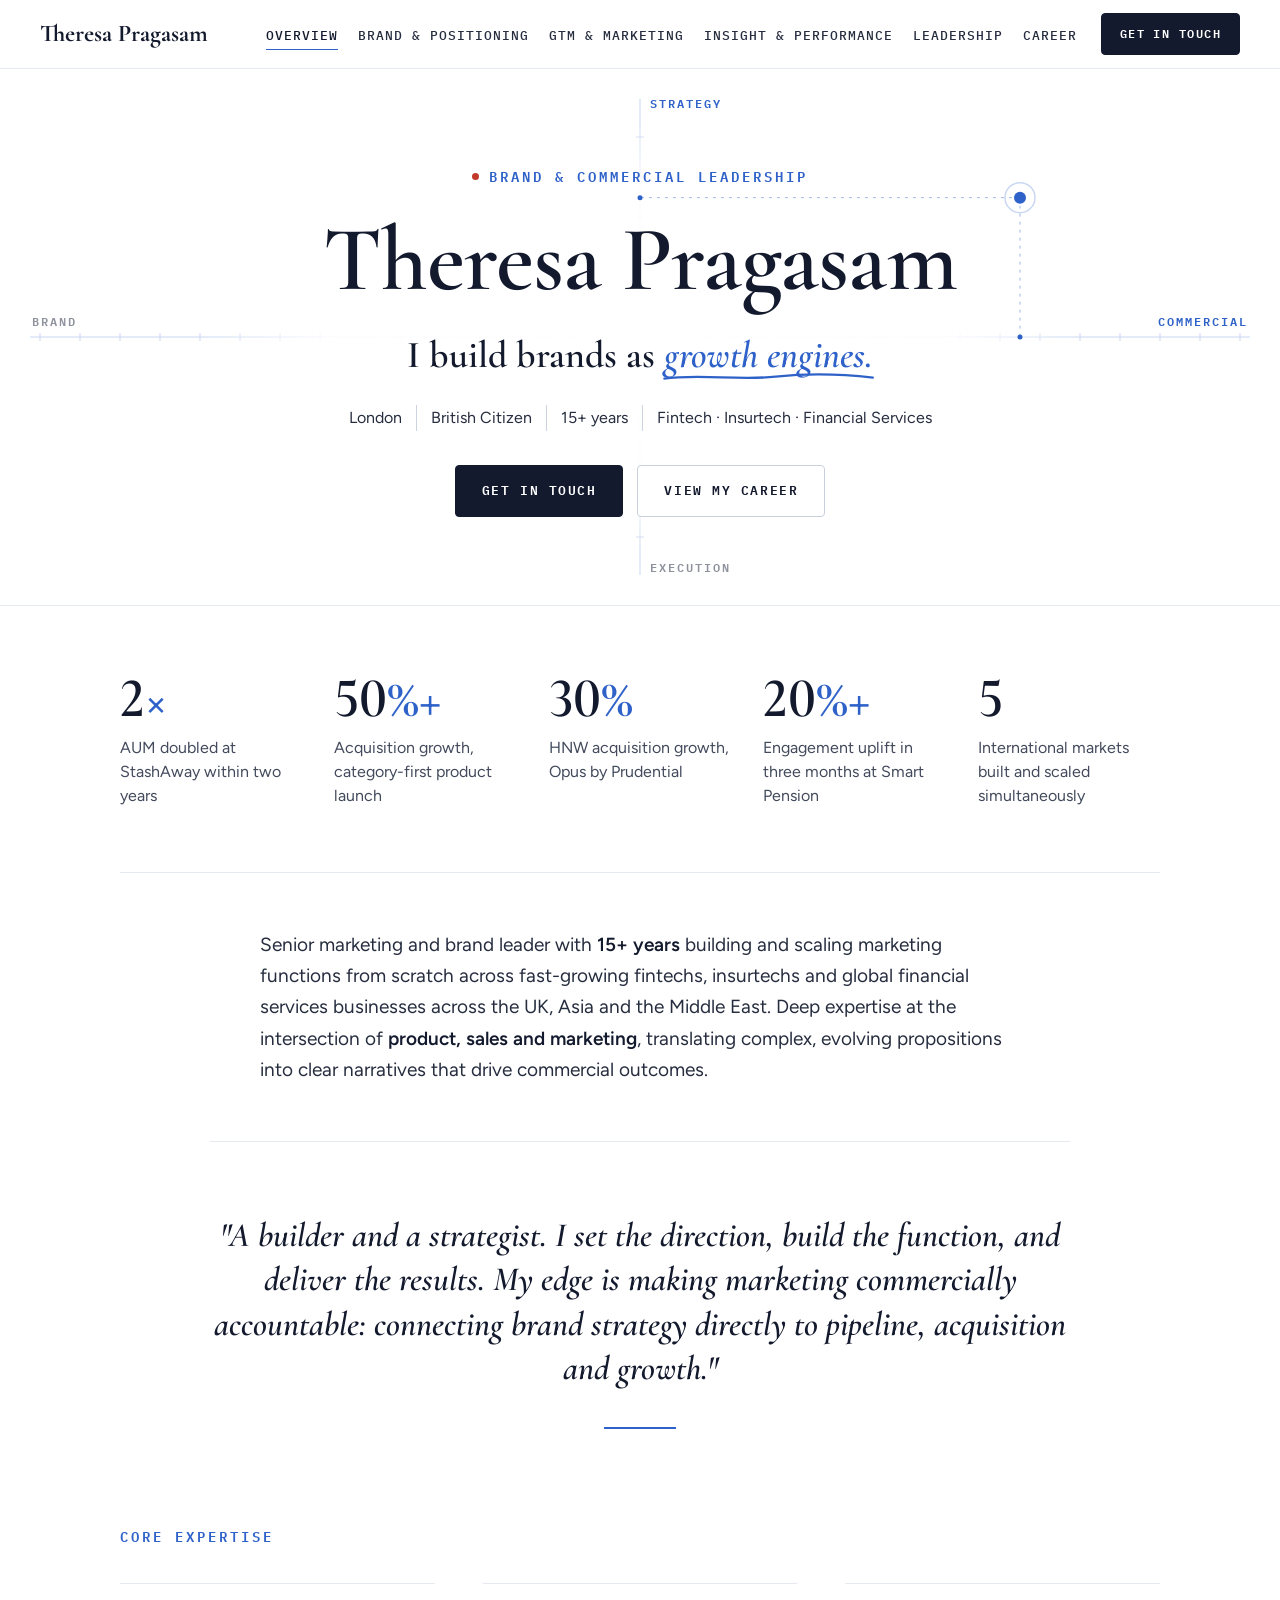
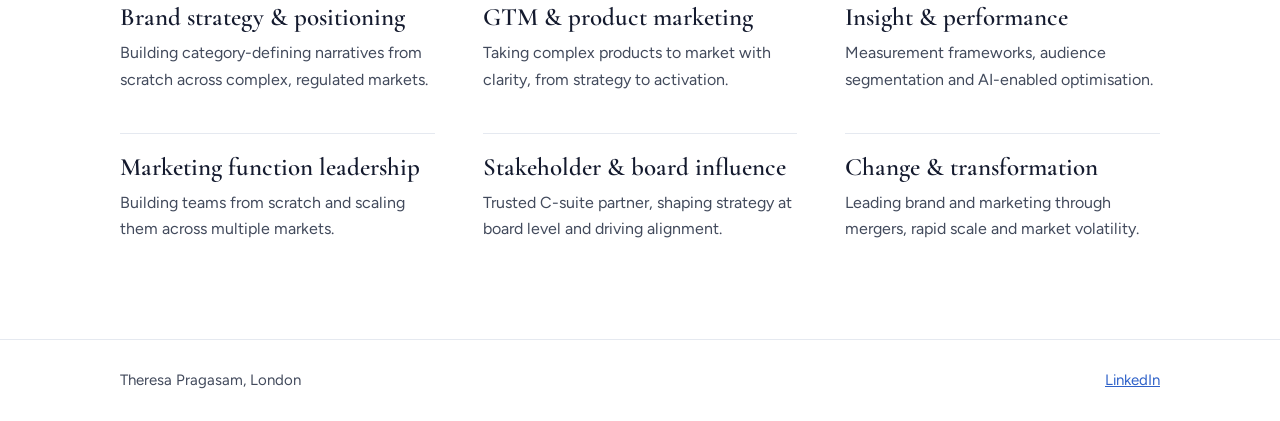
<file: index.html>
<!DOCTYPE html>
<html lang="en">
<head>
  <meta charset="UTF-8">
  <meta name="viewport" content="width=device-width, initial-scale=1, viewport-fit=cover">
  <title>Theresa Pragasam | Brand &amp; Commercial Leadership</title>
  <meta name="description" content="Theresa Pragasam: senior brand and marketing leader in London with 15+ years across fintech, insurtech and financial services.">
  <link rel="preconnect" href="https://fonts.googleapis.com">
  <link rel="preconnect" href="https://fonts.gstatic.com" crossorigin>
  <link rel="stylesheet" href="https://fonts.googleapis.com/css2?family=Cormorant+Garamond:ital,wght@0,600;0,700;1,600;1,700&family=Figtree:wght@400;500;600&family=IBM+Plex+Mono:wght@500;600&display=swap">
  <link rel="stylesheet" href="styles.css">
</head>
<body>
<a class="skip" href="#main">Skip to content</a>
<header class="top">
  <div class="wrap">
    <a class="brand" href="./">Theresa Pragasam</a>
    <button class="menu-btn" type="button" aria-expanded="false" aria-controls="site-nav">Menu <i aria-hidden="true"></i></button>
    <ul class="nav" id="site-nav">
        <li><a href="./" aria-current="page">Overview</a></li>
        <li><a href="brand/">Brand &amp; Positioning</a></li>
        <li><a href="gtm/">GTM &amp; Marketing</a></li>
        <li><a href="insight/">Insight &amp; Performance</a></li>
        <li><a href="leadership/">Leadership</a></li>
        <li><a href="career/">Career</a></li>
        <li class="nav__cta"><a class="btn btn--solid" href="contact/">Get in touch</a></li>
    </ul>
    <a class="btn btn--solid" href="contact/">Get in touch</a>
  </div>
</header>
<main id="main">
<section class="hero">
  <canvas id="heroCanvas" aria-hidden="true"></canvas>
  <div class="wrap">
    <p class="eyebrow eyebrow--dot">Brand &amp; Commercial Leadership</p>
    <h1>Theresa Pragasam</h1>
    <p class="hero__line">I build brands as <em class="mark">growth engines.<svg viewBox="0 0 300 12" preserveAspectRatio="none" aria-hidden="true"><path pathLength="1" d="M3 8 C 50 3, 110 10, 160 6 S 250 3, 297 7"/></svg></em></p>
    <ul class="meta"><li>London</li><li>British Citizen</li><li>15+ years</li><li>Fintech · Insurtech · Financial Services</li></ul>
    <div class="actions">
      <a class="btn btn--solid" href="contact/">Get in touch</a>
      <a class="btn btn--line" href="career/">View my career</a>
    </div>
    <div class="minimap"><canvas id="miniCanvas" aria-hidden="true"></canvas></div>
  </div>
</section>
<div class="wrap">
  <div class="figures">
<div class="fig"><b>2<span>×</span></b><p>AUM doubled at StashAway within two years</p></div>
<div class="fig"><b>50<span>%+</span></b><p>Acquisition growth, category-first product launch</p></div>
<div class="fig"><b>30<span>%</span></b><p>HNW acquisition growth, Opus by Prudential</p></div>
<div class="fig"><b>20<span>%+</span></b><p>Engagement uplift in three months at Smart Pension</p></div>
<div class="fig"><b>5</b><p>International markets built and scaled simultaneously</p></div>
  </div>
  <p class="lede">Senior marketing and brand leader with <strong>15+ years</strong> building and scaling marketing functions from scratch across fast-growing fintechs, insurtechs and global financial services businesses across the UK, Asia and the Middle East. Deep expertise at the intersection of <strong>product, sales and marketing</strong>, translating complex, evolving propositions into clear narratives that drive commercial outcomes.</p>
  <p class="quote">"A builder and a strategist. I set the direction, build the function, and deliver the results. My edge is making marketing commercially accountable: connecting brand strategy directly to pipeline, acquisition and growth."</p>
  <div class="block">
    <p class="eyebrow">Core expertise</p>
    <div class="grid3">
<div><h3>Brand strategy &amp; positioning</h3><p>Building category-defining narratives from scratch across complex, regulated markets.</p></div>
<div><h3>GTM &amp; product marketing</h3><p>Taking complex products to market with clarity, from strategy to activation.</p></div>
<div><h3>Insight &amp; performance</h3><p>Measurement frameworks, audience segmentation and AI-enabled optimisation.</p></div>
<div><h3>Marketing function leadership</h3><p>Building teams from scratch and scaling them across multiple markets.</p></div>
<div><h3>Stakeholder &amp; board influence</h3><p>Trusted C-suite partner, shaping strategy at board level and driving alignment.</p></div>
<div><h3>Change &amp; transformation</h3><p>Leading brand and marketing through mergers, rapid scale and market volatility.</p></div>
    </div>
  </div>
</div>
</main>
<footer><div class="wrap"><span>Theresa Pragasam, London</span><a href="https://www.linkedin.com/in/theresapragasam/" target="_blank" rel="noopener">LinkedIn</a></div></footer>
<script src="site.js"></script>
</body>
</html>
</file>
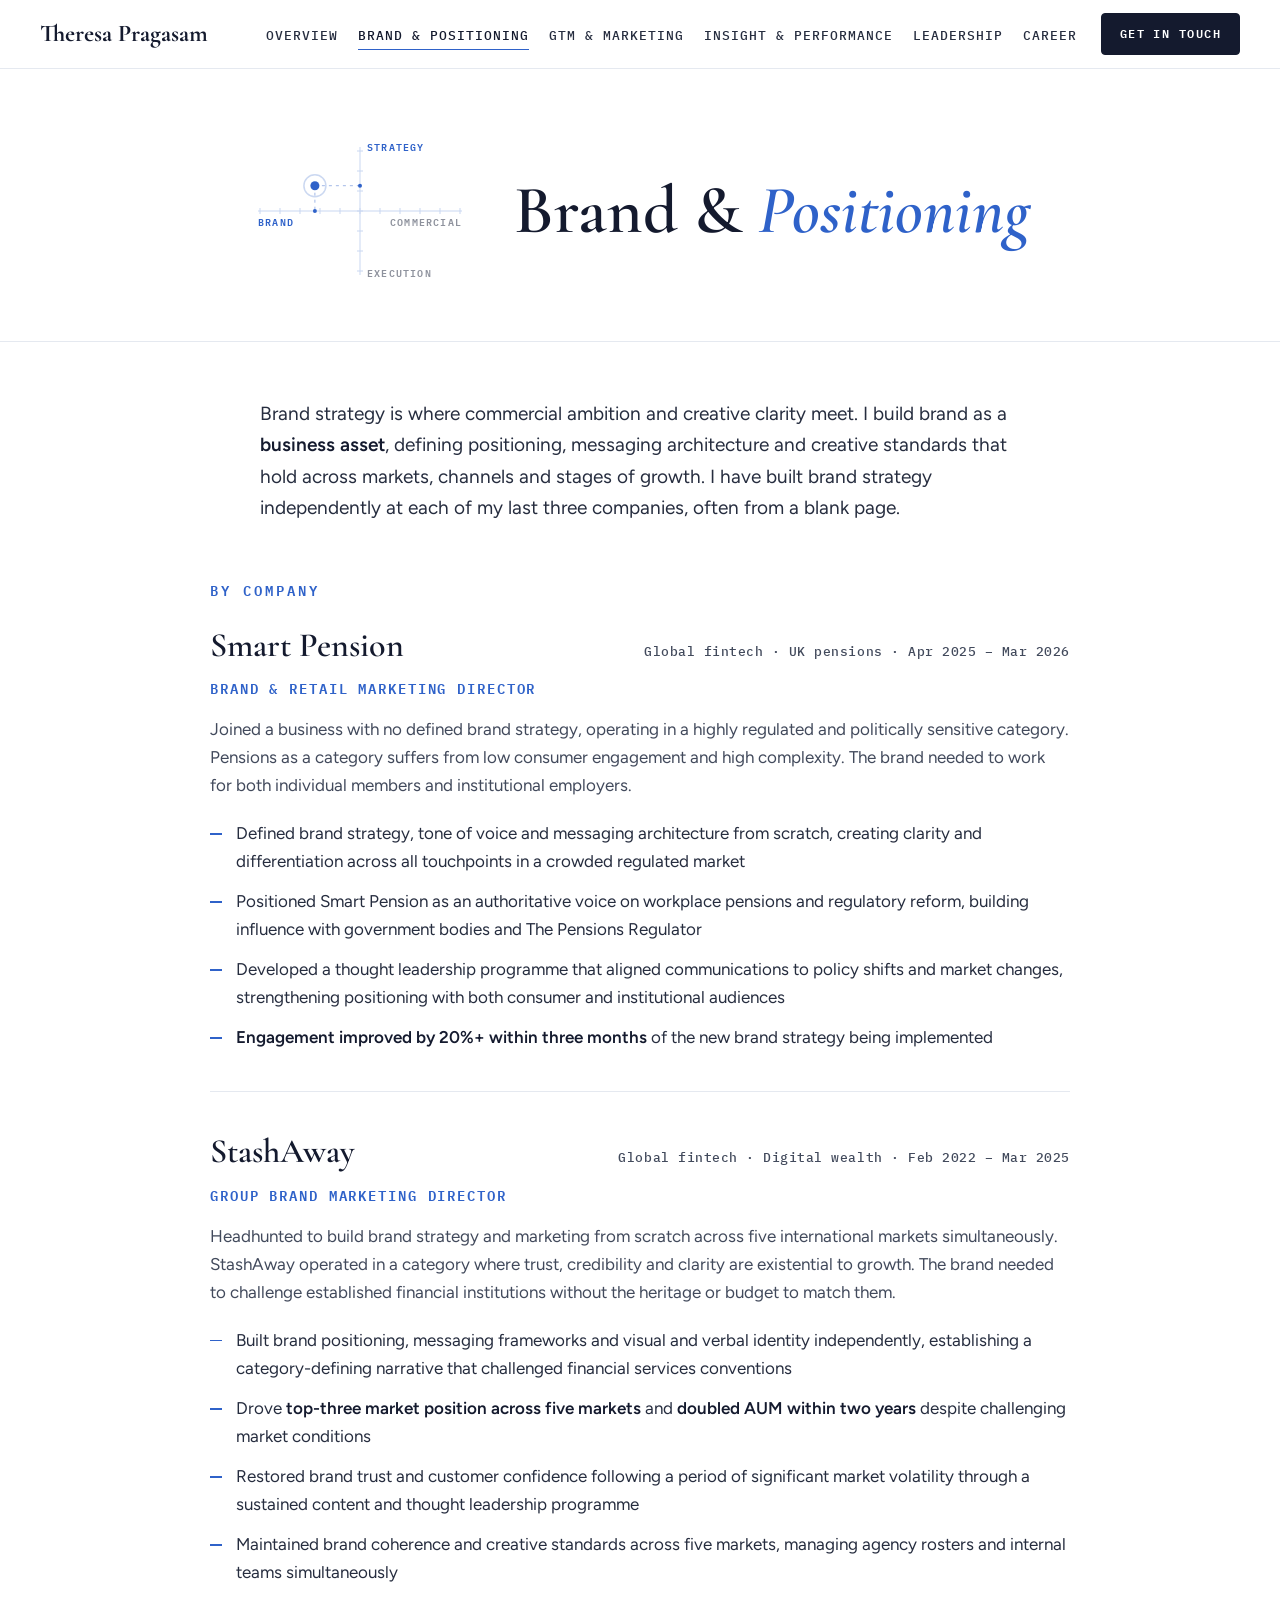
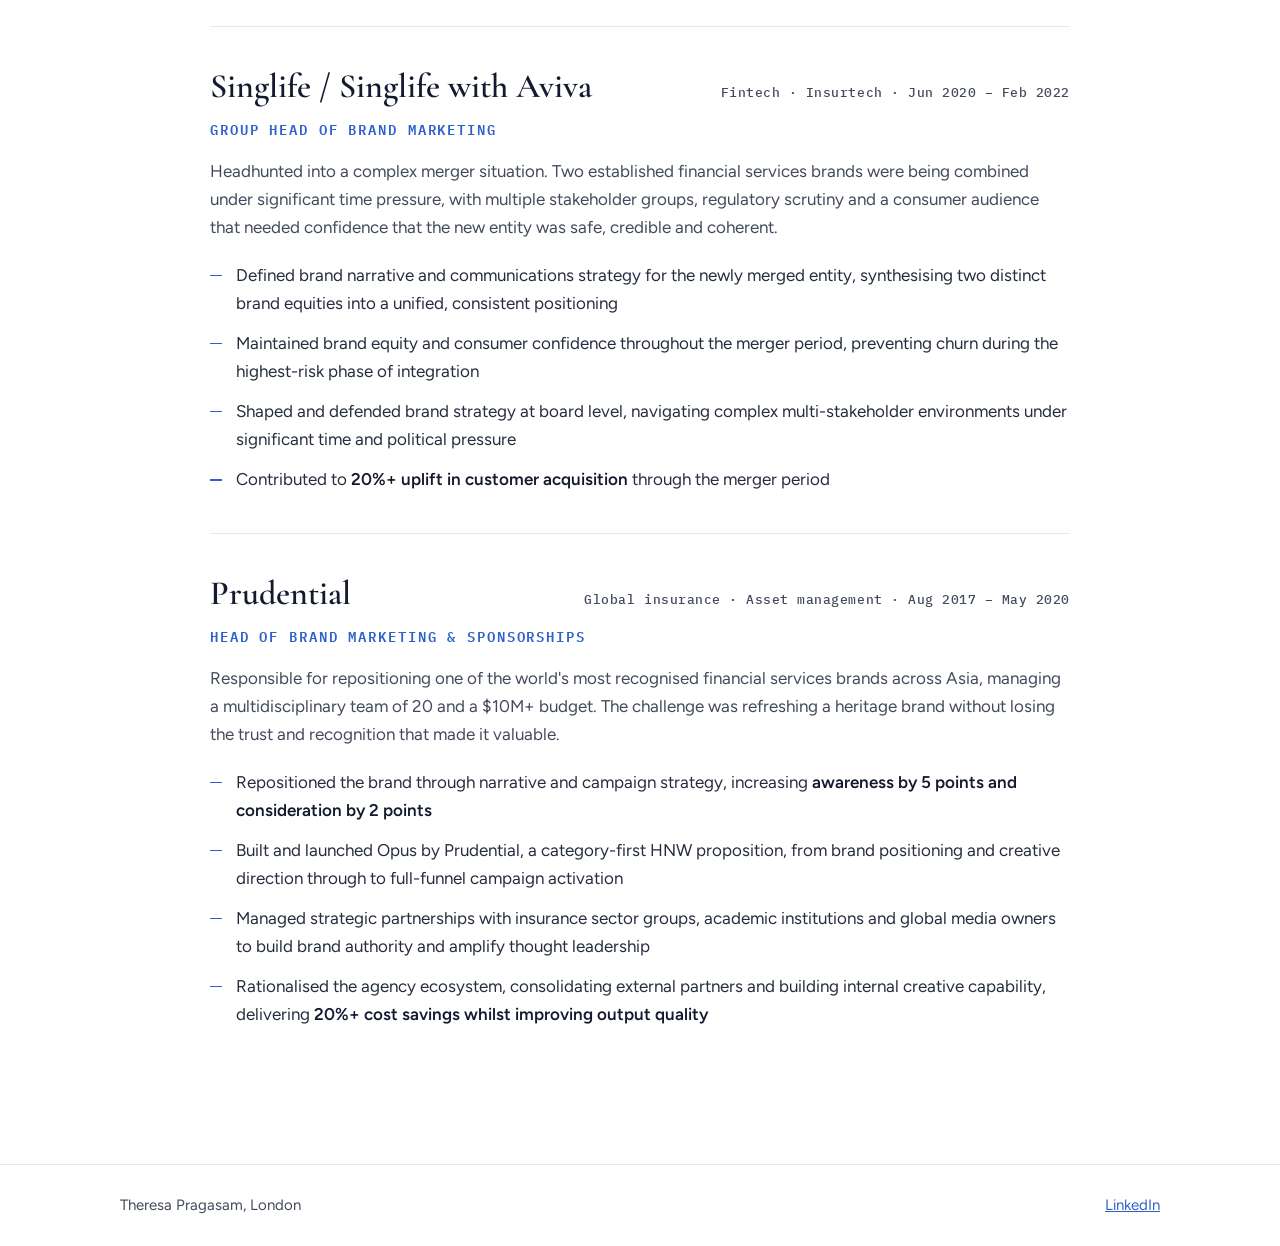
<file: brand/index.html>
<!DOCTYPE html>
<html lang="en">
<head>
  <meta charset="UTF-8">
  <meta name="viewport" content="width=device-width, initial-scale=1, viewport-fit=cover">
  <title>Brand & Positioning | Theresa Pragasam</title>
  <meta name="description" content="Theresa Pragasam: senior brand and marketing leader in London with 15+ years across fintech, insurtech and financial services.">
  <link rel="preconnect" href="https://fonts.googleapis.com">
  <link rel="preconnect" href="https://fonts.gstatic.com" crossorigin>
  <link rel="stylesheet" href="https://fonts.googleapis.com/css2?family=Cormorant+Garamond:ital,wght@0,600;0,700;1,600;1,700&family=Figtree:wght@400;500;600&family=IBM+Plex+Mono:wght@500;600&display=swap">
  <link rel="stylesheet" href="../styles.css">
</head>
<body>
<a class="skip" href="#main">Skip to content</a>
<header class="top">
  <div class="wrap">
    <a class="brand" href="../">Theresa Pragasam</a>
    <button class="menu-btn" type="button" aria-expanded="false" aria-controls="site-nav">Menu <i aria-hidden="true"></i></button>
    <ul class="nav" id="site-nav">
        <li><a href="../">Overview</a></li>
        <li><a href="../brand/" aria-current="page">Brand &amp; Positioning</a></li>
        <li><a href="../gtm/">GTM &amp; Marketing</a></li>
        <li><a href="../insight/">Insight &amp; Performance</a></li>
        <li><a href="../leadership/">Leadership</a></li>
        <li><a href="../career/">Career</a></li>
        <li class="nav__cta"><a class="btn btn--solid" href="../contact/">Get in touch</a></li>
    </ul>
    <a class="btn btn--solid" href="../contact/">Get in touch</a>
  </div>
</header>
<main id="main">
<div class="band band--map"><div class="wrap"><svg class="pmap" data-pos="-0.55,0.55" viewBox="0 0 220 140" aria-hidden="true"></svg><h1>Brand &amp; <em>Positioning</em></h1></div></div>
<div class="wrap">
  <p class="lede">Brand strategy is where commercial ambition and creative clarity meet. I build brand as a <strong>business asset</strong>, defining positioning, messaging architecture and creative standards that hold across markets, channels and stages of growth. I have built brand strategy independently at each of my last three companies, often from a blank page.</p>
  <p class="eyebrow section-label">By company</p>
  <article class="company">
    <div class="company__head"><h2>Smart Pension</h2><span class="company__meta">Global fintech · UK pensions · Apr 2025 – Mar 2026</span></div>
    <p class="company__role">Brand &amp; Retail Marketing Director</p>
    <p class="company__context">Joined a business with no defined brand strategy, operating in a highly regulated and politically sensitive category. Pensions as a category suffers from low consumer engagement and high complexity. The brand needed to work for both individual members and institutional employers.</p>
    <ul>
      <li>Defined brand strategy, tone of voice and messaging architecture from scratch, creating clarity and differentiation across all touchpoints in a crowded regulated market</li>
      <li>Positioned Smart Pension as an authoritative voice on workplace pensions and regulatory reform, building influence with government bodies and The Pensions Regulator</li>
      <li>Developed a thought leadership programme that aligned communications to policy shifts and market changes, strengthening positioning with both consumer and institutional audiences</li>
      <li><strong>Engagement improved by 20%+ within three months</strong> of the new brand strategy being implemented</li>
    </ul>
  </article>
  <article class="company">
    <div class="company__head"><h2>StashAway</h2><span class="company__meta">Global fintech · Digital wealth · Feb 2022 – Mar 2025</span></div>
    <p class="company__role">Group Brand Marketing Director</p>
    <p class="company__context">Headhunted to build brand strategy and marketing from scratch across five international markets simultaneously. StashAway operated in a category where trust, credibility and clarity are existential to growth. The brand needed to challenge established financial institutions without the heritage or budget to match them.</p>
    <ul>
      <li>Built brand positioning, messaging frameworks and visual and verbal identity independently, establishing a category-defining narrative that challenged financial services conventions</li>
      <li>Drove <strong>top-three market position across five markets</strong> and <strong>doubled AUM within two years</strong> despite challenging market conditions</li>
      <li>Restored brand trust and customer confidence following a period of significant market volatility through a sustained content and thought leadership programme</li>
      <li>Maintained brand coherence and creative standards across five markets, managing agency rosters and internal teams simultaneously</li>
    </ul>
  </article>
  <article class="company">
    <div class="company__head"><h2>Singlife / Singlife with Aviva</h2><span class="company__meta">Fintech · Insurtech · Jun 2020 – Feb 2022</span></div>
    <p class="company__role">Group Head of Brand Marketing</p>
    <p class="company__context">Headhunted into a complex merger situation. Two established financial services brands were being combined under significant time pressure, with multiple stakeholder groups, regulatory scrutiny and a consumer audience that needed confidence that the new entity was safe, credible and coherent.</p>
    <ul>
      <li>Defined brand narrative and communications strategy for the newly merged entity, synthesising two distinct brand equities into a unified, consistent positioning</li>
      <li>Maintained brand equity and consumer confidence throughout the merger period, preventing churn during the highest-risk phase of integration</li>
      <li>Shaped and defended brand strategy at board level, navigating complex multi-stakeholder environments under significant time and political pressure</li>
      <li>Contributed to <strong>20%+ uplift in customer acquisition</strong> through the merger period</li>
    </ul>
  </article>
  <article class="company">
    <div class="company__head"><h2>Prudential</h2><span class="company__meta">Global insurance · Asset management · Aug 2017 – May 2020</span></div>
    <p class="company__role">Head of Brand Marketing &amp; Sponsorships</p>
    <p class="company__context">Responsible for repositioning one of the world's most recognised financial services brands across Asia, managing a multidisciplinary team of 20 and a $10M+ budget. The challenge was refreshing a heritage brand without losing the trust and recognition that made it valuable.</p>
    <ul>
      <li>Repositioned the brand through narrative and campaign strategy, increasing <strong>awareness by 5 points and consideration by 2 points</strong></li>
      <li>Built and launched Opus by Prudential, a category-first HNW proposition, from brand positioning and creative direction through to full-funnel campaign activation</li>
      <li>Managed strategic partnerships with insurance sector groups, academic institutions and global media owners to build brand authority and amplify thought leadership</li>
      <li>Rationalised the agency ecosystem, consolidating external partners and building internal creative capability, delivering <strong>20%+ cost savings whilst improving output quality</strong></li>
    </ul>
  </article>
  <div class="page-end"></div>
</div>
</main>
<footer><div class="wrap"><span>Theresa Pragasam, London</span><a href="https://www.linkedin.com/in/theresapragasam/" target="_blank" rel="noopener">LinkedIn</a></div></footer>
<script src="../site.js"></script>
</body>
</html>
</file>
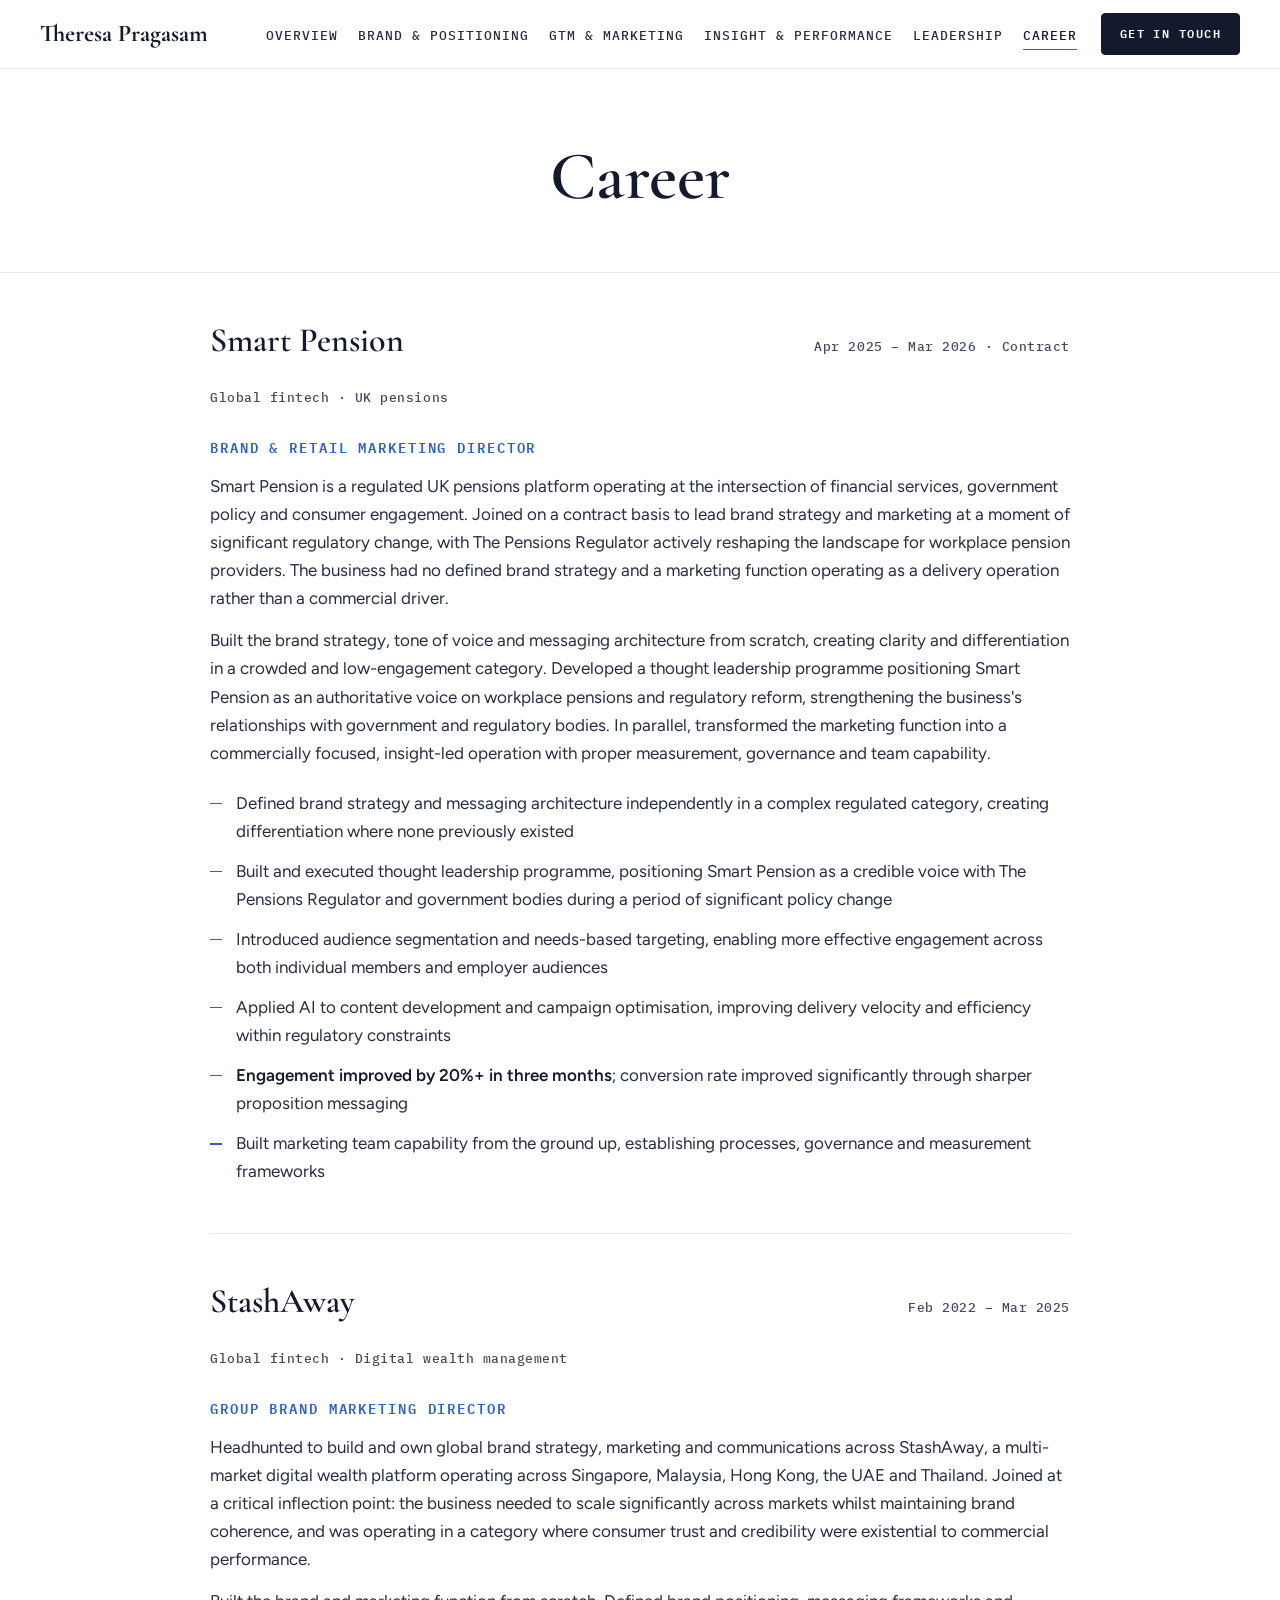
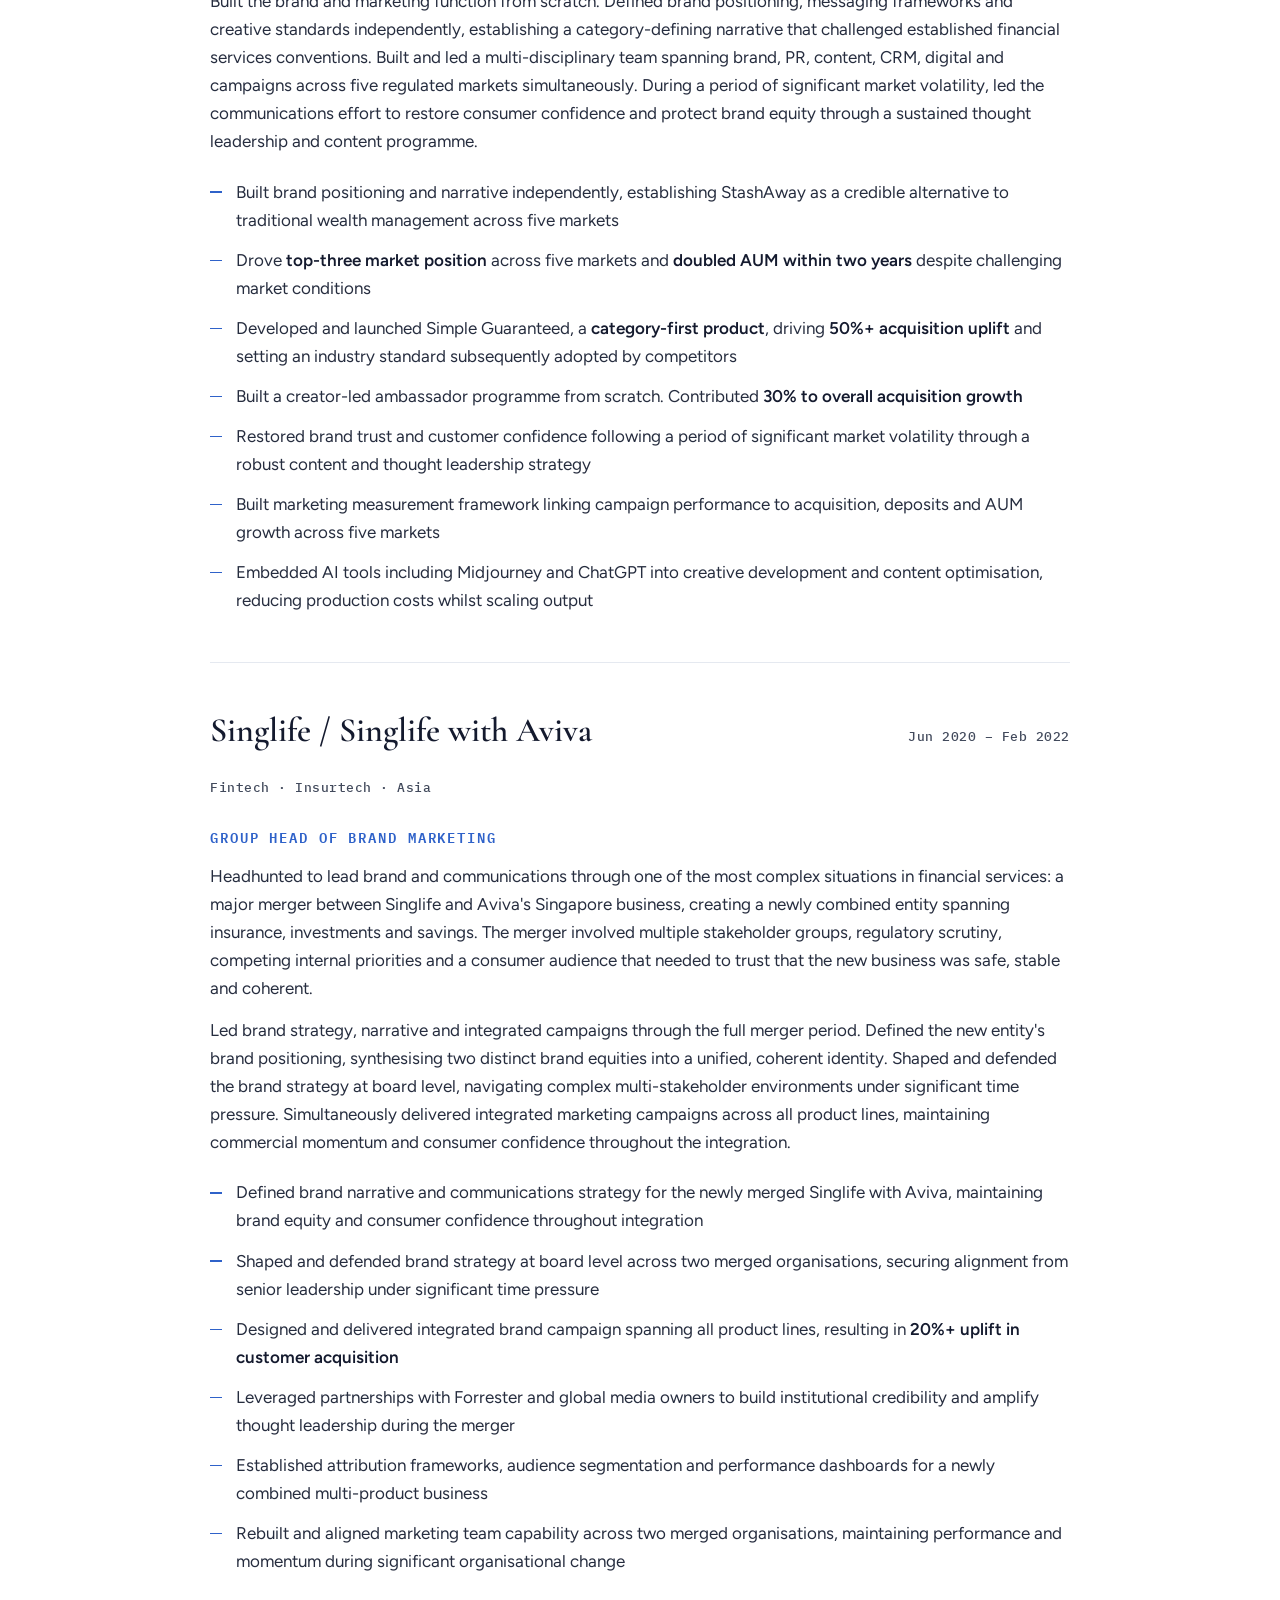
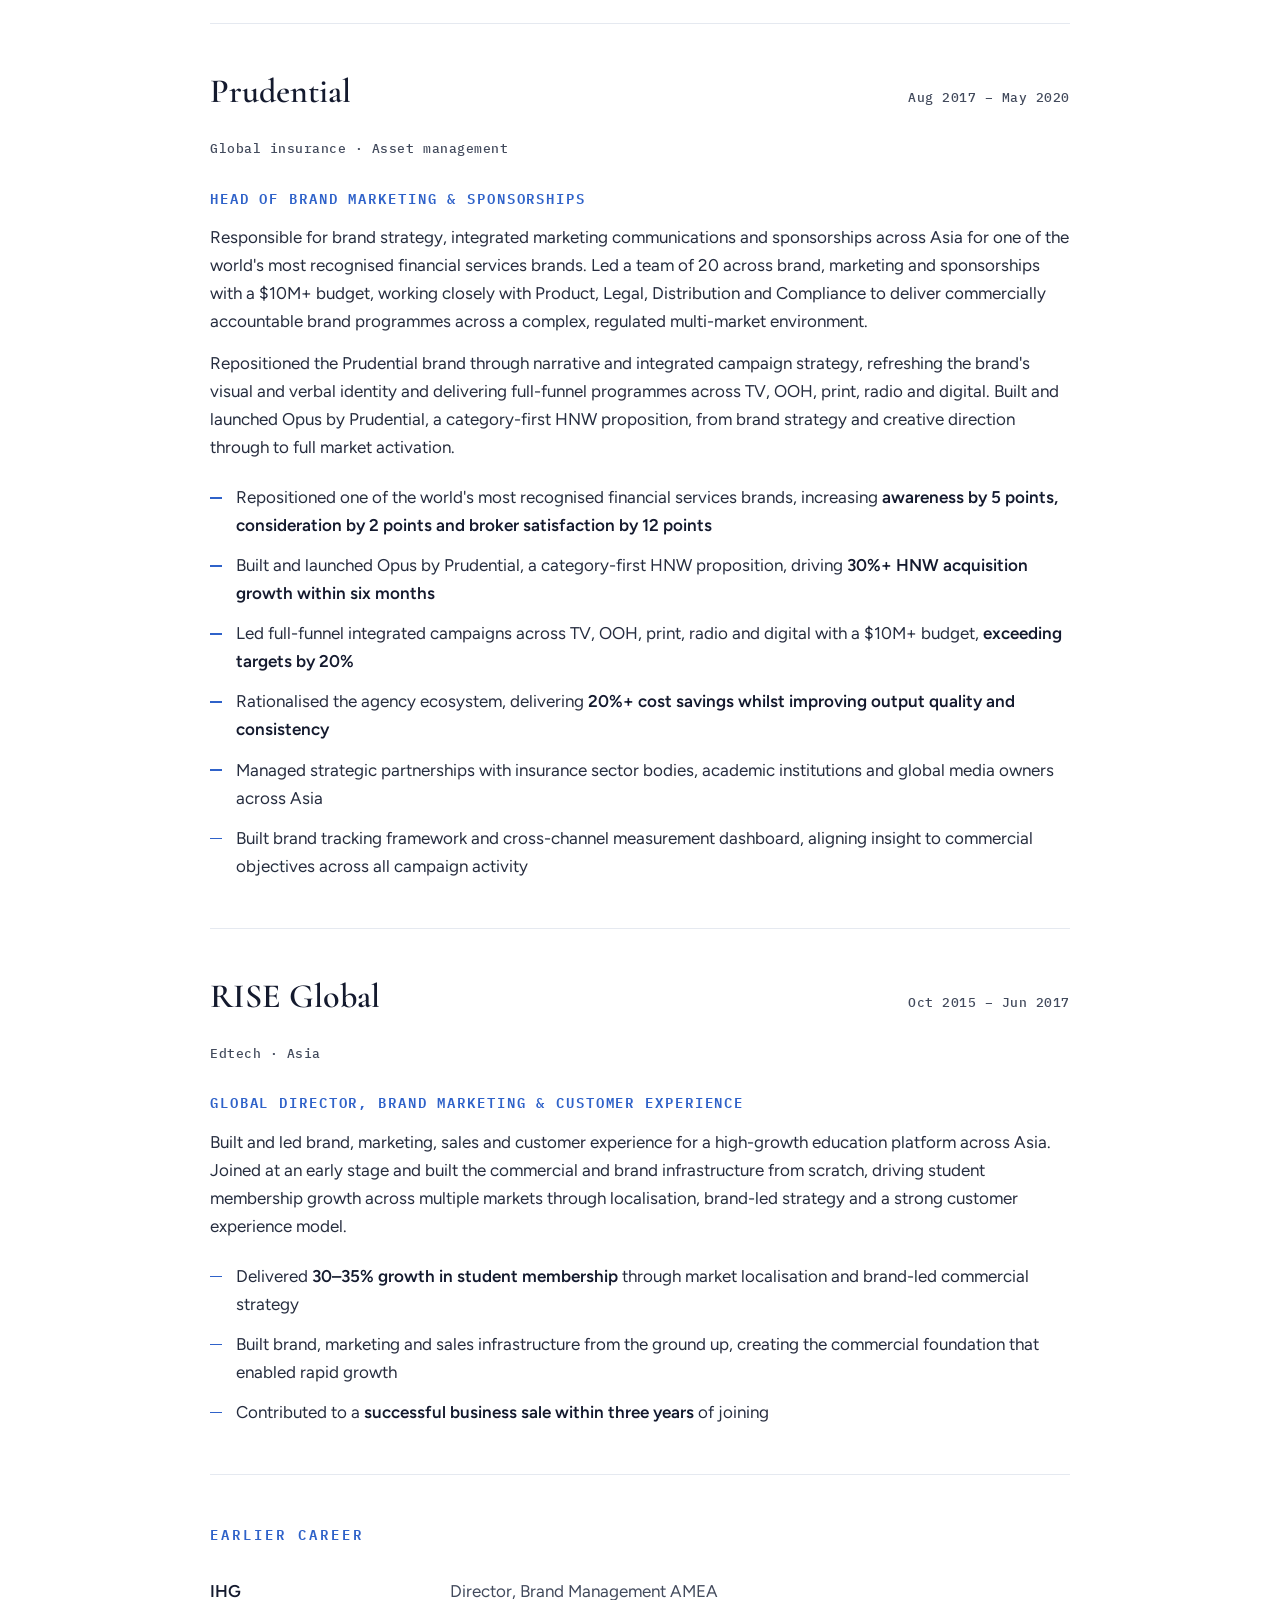
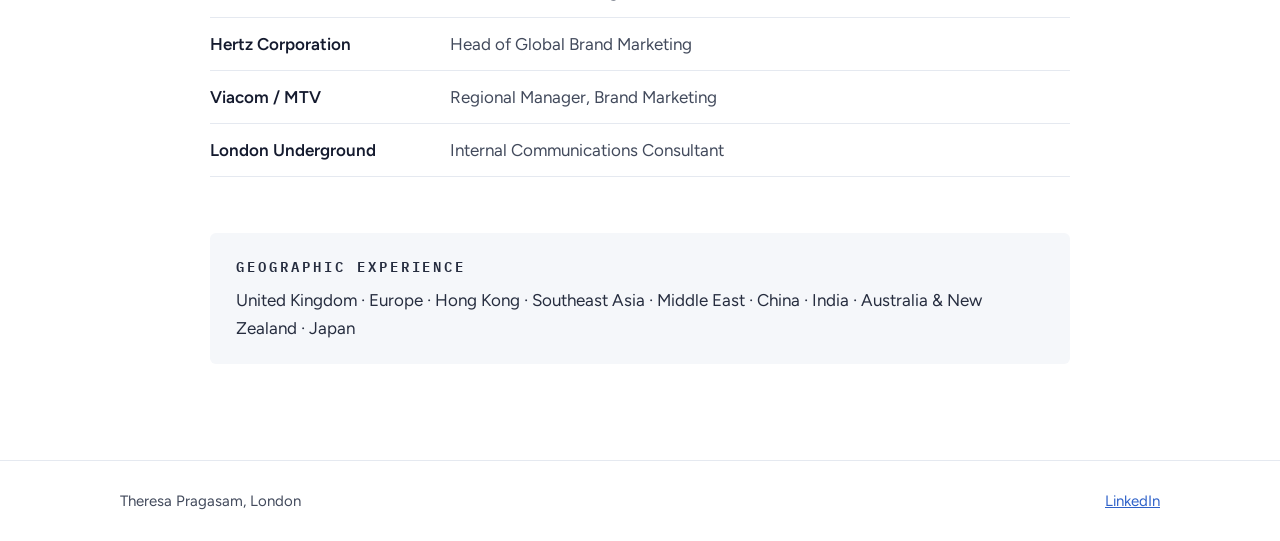
<file: career/index.html>
<!DOCTYPE html>
<html lang="en">
<head>
  <meta charset="UTF-8">
  <meta name="viewport" content="width=device-width, initial-scale=1, viewport-fit=cover">
  <title>Career | Theresa Pragasam</title>
  <meta name="description" content="Theresa Pragasam: senior brand and marketing leader in London with 15+ years across fintech, insurtech and financial services.">
  <link rel="preconnect" href="https://fonts.googleapis.com">
  <link rel="preconnect" href="https://fonts.gstatic.com" crossorigin>
  <link rel="stylesheet" href="https://fonts.googleapis.com/css2?family=Cormorant+Garamond:ital,wght@0,600;0,700;1,600;1,700&family=Figtree:wght@400;500;600&family=IBM+Plex+Mono:wght@500;600&display=swap">
  <link rel="stylesheet" href="../styles.css">
</head>
<body>
<a class="skip" href="#main">Skip to content</a>
<header class="top">
  <div class="wrap">
    <a class="brand" href="../">Theresa Pragasam</a>
    <button class="menu-btn" type="button" aria-expanded="false" aria-controls="site-nav">Menu <i aria-hidden="true"></i></button>
    <ul class="nav" id="site-nav">
        <li><a href="../">Overview</a></li>
        <li><a href="../brand/">Brand &amp; Positioning</a></li>
        <li><a href="../gtm/">GTM &amp; Marketing</a></li>
        <li><a href="../insight/">Insight &amp; Performance</a></li>
        <li><a href="../leadership/">Leadership</a></li>
        <li><a href="../career/" aria-current="page">Career</a></li>
        <li class="nav__cta"><a class="btn btn--solid" href="../contact/">Get in touch</a></li>
    </ul>
    <a class="btn btn--solid" href="../contact/">Get in touch</a>
  </div>
</header>
<main id="main">
<div class="band"><div class="wrap"><h1>Career</h1></div></div>
<div class="wrap">
  <div class="roles">
  <article class="company role">
    <div class="role__head"><h2>Smart Pension</h2><span class="company__meta">Apr 2025 – Mar 2026 · Contract</span></div>
    <p class="company__meta">Global fintech · UK pensions</p>
    <p class="company__role">Brand &amp; Retail Marketing Director</p>
    <p class="role__narrative">Smart Pension is a regulated UK pensions platform operating at the intersection of financial services, government policy and consumer engagement. Joined on a contract basis to lead brand strategy and marketing at a moment of significant regulatory change, with The Pensions Regulator actively reshaping the landscape for workplace pension providers. The business had no defined brand strategy and a marketing function operating as a delivery operation rather than a commercial driver.</p>
    <p class="role__narrative">Built the brand strategy, tone of voice and messaging architecture from scratch, creating clarity and differentiation in a crowded and low-engagement category. Developed a thought leadership programme positioning Smart Pension as an authoritative voice on workplace pensions and regulatory reform, strengthening the business's relationships with government and regulatory bodies. In parallel, transformed the marketing function into a commercially focused, insight-led operation with proper measurement, governance and team capability.</p>
    <ul>
      <li>Defined brand strategy and messaging architecture independently in a complex regulated category, creating differentiation where none previously existed</li>
      <li>Built and executed thought leadership programme, positioning Smart Pension as a credible voice with The Pensions Regulator and government bodies during a period of significant policy change</li>
      <li>Introduced audience segmentation and needs-based targeting, enabling more effective engagement across both individual members and employer audiences</li>
      <li>Applied AI to content development and campaign optimisation, improving delivery velocity and efficiency within regulatory constraints</li>
      <li><strong>Engagement improved by 20%+ in three months</strong>; conversion rate improved significantly through sharper proposition messaging</li>
      <li>Built marketing team capability from the ground up, establishing processes, governance and measurement frameworks</li>
    </ul>
  </article>
  <article class="company role">
    <div class="role__head"><h2>StashAway</h2><span class="company__meta">Feb 2022 – Mar 2025</span></div>
    <p class="company__meta">Global fintech · Digital wealth management</p>
    <p class="company__role">Group Brand Marketing Director</p>
    <p class="role__narrative">Headhunted to build and own global brand strategy, marketing and communications across StashAway, a multi-market digital wealth platform operating across Singapore, Malaysia, Hong Kong, the UAE and Thailand. Joined at a critical inflection point: the business needed to scale significantly across markets whilst maintaining brand coherence, and was operating in a category where consumer trust and credibility were existential to commercial performance.</p>
    <p class="role__narrative">Built the brand and marketing function from scratch. Defined brand positioning, messaging frameworks and creative standards independently, establishing a category-defining narrative that challenged established financial services conventions. Built and led a multi-disciplinary team spanning brand, PR, content, CRM, digital and campaigns across five regulated markets simultaneously. During a period of significant market volatility, led the communications effort to restore consumer confidence and protect brand equity through a sustained thought leadership and content programme.</p>
    <ul>
      <li>Built brand positioning and narrative independently, establishing StashAway as a credible alternative to traditional wealth management across five markets</li>
      <li>Drove <strong>top-three market position</strong> across five markets and <strong>doubled AUM within two years</strong> despite challenging market conditions</li>
      <li>Developed and launched Simple Guaranteed, a <strong>category-first product</strong>, driving <strong>50%+ acquisition uplift</strong> and setting an industry standard subsequently adopted by competitors</li>
      <li>Built a creator-led ambassador programme from scratch. Contributed <strong>30% to overall acquisition growth</strong></li>
      <li>Restored brand trust and customer confidence following a period of significant market volatility through a robust content and thought leadership strategy</li>
      <li>Built marketing measurement framework linking campaign performance to acquisition, deposits and AUM growth across five markets</li>
      <li>Embedded AI tools including Midjourney and ChatGPT into creative development and content optimisation, reducing production costs whilst scaling output</li>
    </ul>
  </article>
  <article class="company role">
    <div class="role__head"><h2>Singlife / Singlife with Aviva</h2><span class="company__meta">Jun 2020 – Feb 2022</span></div>
    <p class="company__meta">Fintech · Insurtech · Asia</p>
    <p class="company__role">Group Head of Brand Marketing</p>
    <p class="role__narrative">Headhunted to lead brand and communications through one of the most complex situations in financial services: a major merger between Singlife and Aviva's Singapore business, creating a newly combined entity spanning insurance, investments and savings. The merger involved multiple stakeholder groups, regulatory scrutiny, competing internal priorities and a consumer audience that needed to trust that the new business was safe, stable and coherent.</p>
    <p class="role__narrative">Led brand strategy, narrative and integrated campaigns through the full merger period. Defined the new entity's brand positioning, synthesising two distinct brand equities into a unified, coherent identity. Shaped and defended the brand strategy at board level, navigating complex multi-stakeholder environments under significant time pressure. Simultaneously delivered integrated marketing campaigns across all product lines, maintaining commercial momentum and consumer confidence throughout the integration.</p>
    <ul>
      <li>Defined brand narrative and communications strategy for the newly merged Singlife with Aviva, maintaining brand equity and consumer confidence throughout integration</li>
      <li>Shaped and defended brand strategy at board level across two merged organisations, securing alignment from senior leadership under significant time pressure</li>
      <li>Designed and delivered integrated brand campaign spanning all product lines, resulting in <strong>20%+ uplift in customer acquisition</strong></li>
      <li>Leveraged partnerships with Forrester and global media owners to build institutional credibility and amplify thought leadership during the merger</li>
      <li>Established attribution frameworks, audience segmentation and performance dashboards for a newly combined multi-product business</li>
      <li>Rebuilt and aligned marketing team capability across two merged organisations, maintaining performance and momentum during significant organisational change</li>
    </ul>
  </article>
  <article class="company role">
    <div class="role__head"><h2>Prudential</h2><span class="company__meta">Aug 2017 – May 2020</span></div>
    <p class="company__meta">Global insurance · Asset management</p>
    <p class="company__role">Head of Brand Marketing &amp; Sponsorships</p>
    <p class="role__narrative">Responsible for brand strategy, integrated marketing communications and sponsorships across Asia for one of the world's most recognised financial services brands. Led a team of 20 across brand, marketing and sponsorships with a $10M+ budget, working closely with Product, Legal, Distribution and Compliance to deliver commercially accountable brand programmes across a complex, regulated multi-market environment.</p>
    <p class="role__narrative">Repositioned the Prudential brand through narrative and integrated campaign strategy, refreshing the brand's visual and verbal identity and delivering full-funnel programmes across TV, OOH, print, radio and digital. Built and launched Opus by Prudential, a category-first HNW proposition, from brand strategy and creative direction through to full market activation.</p>
    <ul>
      <li>Repositioned one of the world's most recognised financial services brands, increasing <strong>awareness by 5 points, consideration by 2 points and broker satisfaction by 12 points</strong></li>
      <li>Built and launched Opus by Prudential, a category-first HNW proposition, driving <strong>30%+ HNW acquisition growth within six months</strong></li>
      <li>Led full-funnel integrated campaigns across TV, OOH, print, radio and digital with a $10M+ budget, <strong>exceeding targets by 20%</strong></li>
      <li>Rationalised the agency ecosystem, delivering <strong>20%+ cost savings whilst improving output quality and consistency</strong></li>
      <li>Managed strategic partnerships with insurance sector bodies, academic institutions and global media owners across Asia</li>
      <li>Built brand tracking framework and cross-channel measurement dashboard, aligning insight to commercial objectives across all campaign activity</li>
    </ul>
  </article>
  <article class="company role">
    <div class="role__head"><h2>RISE Global</h2><span class="company__meta">Oct 2015 – Jun 2017</span></div>
    <p class="company__meta">Edtech · Asia</p>
    <p class="company__role">Global Director, Brand Marketing &amp; Customer Experience</p>
    <p class="role__narrative">Built and led brand, marketing, sales and customer experience for a high-growth education platform across Asia. Joined at an early stage and built the commercial and brand infrastructure from scratch, driving student membership growth across multiple markets through localisation, brand-led strategy and a strong customer experience model.</p>
    <ul>
      <li>Delivered <strong>30–35% growth in student membership</strong> through market localisation and brand-led commercial strategy</li>
      <li>Built brand, marketing and sales infrastructure from the ground up, creating the commercial foundation that enabled rapid growth</li>
      <li>Contributed to a <strong>successful business sale within three years</strong> of joining</li>
    </ul>
  </article>
  </div>
  <div class="earlier">
    <p class="eyebrow">Earlier career</p>
    <dl>
      <dt>IHG</dt><dd>Director, Brand Management AMEA</dd>
      <dt>Hertz Corporation</dt><dd>Head of Global Brand Marketing</dd>
      <dt>Viacom / MTV</dt><dd>Regional Manager, Brand Marketing</dd>
      <dt>London Underground</dt><dd>Internal Communications Consultant</dd>
    </dl>
  </div>
  <div class="geo">
    <p class="eyebrow">Geographic experience</p>
    <p>United Kingdom · Europe · Hong Kong · Southeast Asia · Middle East · China · India · Australia &amp; New Zealand · Japan</p>
  </div>
</div>
</main>
<footer><div class="wrap"><span>Theresa Pragasam, London</span><a href="https://www.linkedin.com/in/theresapragasam/" target="_blank" rel="noopener">LinkedIn</a></div></footer>
<script src="../site.js"></script>
</body>
</html>
</file>
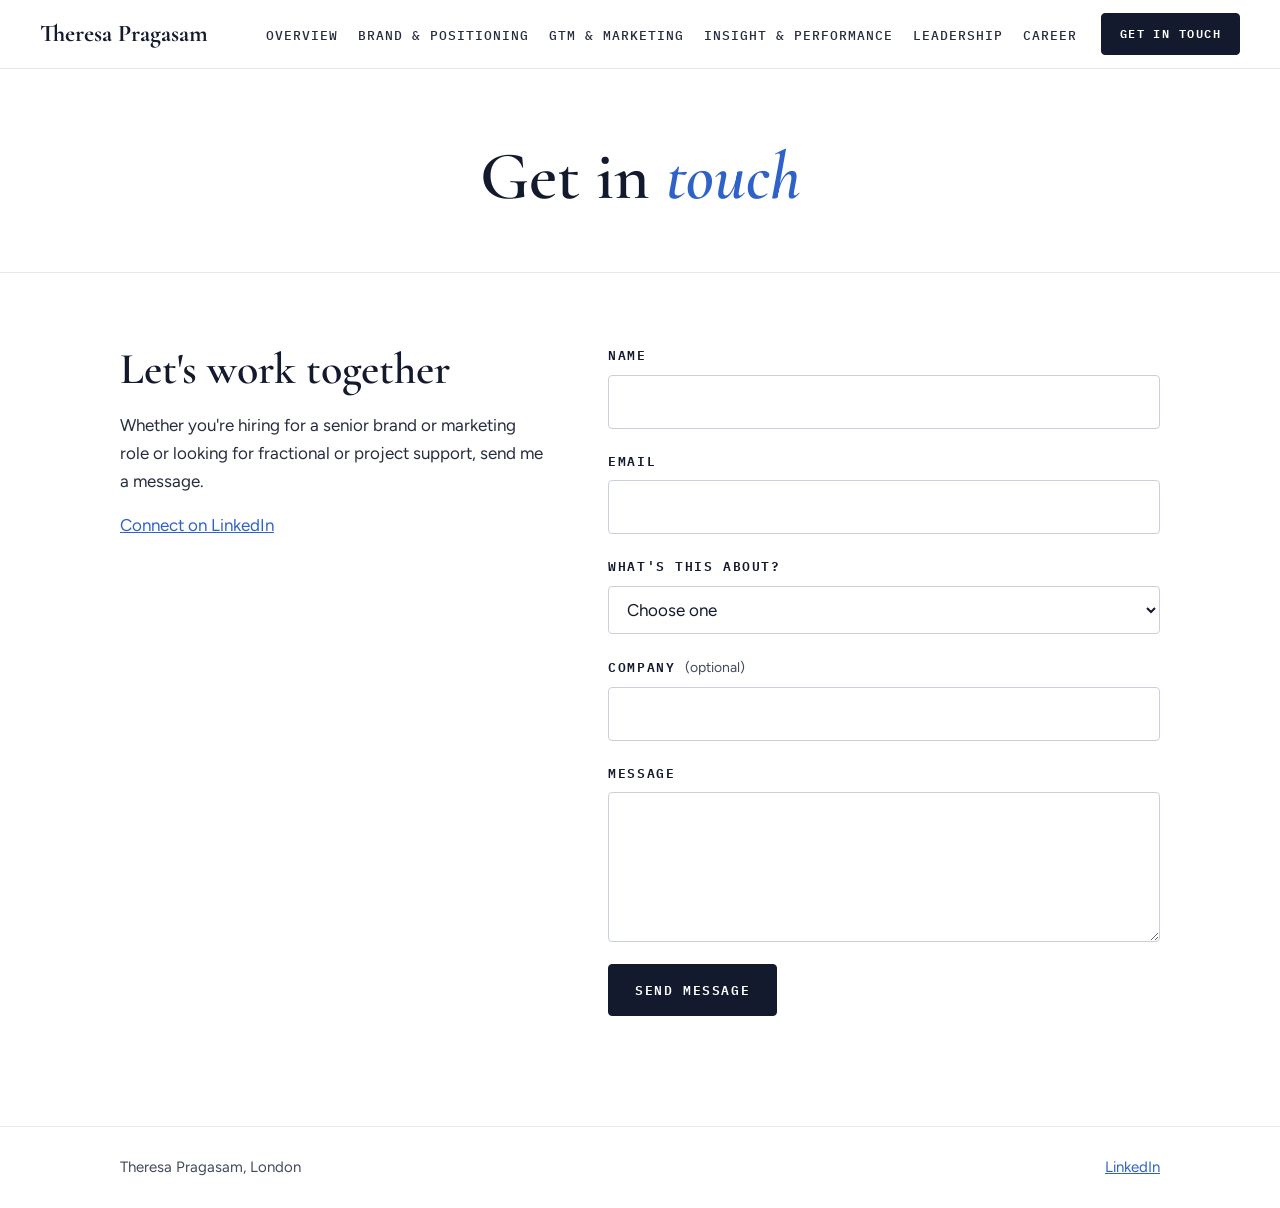
<file: contact/index.html>
<!DOCTYPE html>
<html lang="en">
<head>
  <meta charset="UTF-8">
  <meta name="viewport" content="width=device-width, initial-scale=1, viewport-fit=cover">
  <title>Get in touch | Theresa Pragasam</title>
  <meta name="description" content="Theresa Pragasam: senior brand and marketing leader in London with 15+ years across fintech, insurtech and financial services.">
  <link rel="preconnect" href="https://fonts.googleapis.com">
  <link rel="preconnect" href="https://fonts.gstatic.com" crossorigin>
  <link rel="stylesheet" href="https://fonts.googleapis.com/css2?family=Cormorant+Garamond:ital,wght@0,600;0,700;1,600;1,700&family=Figtree:wght@400;500;600&family=IBM+Plex+Mono:wght@500;600&display=swap">
  <link rel="stylesheet" href="../styles.css">
</head>
<body>
<a class="skip" href="#main">Skip to content</a>
<header class="top">
  <div class="wrap">
    <a class="brand" href="../">Theresa Pragasam</a>
    <button class="menu-btn" type="button" aria-expanded="false" aria-controls="site-nav">Menu <i aria-hidden="true"></i></button>
    <ul class="nav" id="site-nav">
        <li><a href="../">Overview</a></li>
        <li><a href="../brand/">Brand &amp; Positioning</a></li>
        <li><a href="../gtm/">GTM &amp; Marketing</a></li>
        <li><a href="../insight/">Insight &amp; Performance</a></li>
        <li><a href="../leadership/">Leadership</a></li>
        <li><a href="../career/">Career</a></li>
        <li class="nav__cta"><a class="btn btn--solid" href="../contact/" aria-current="page">Get in touch</a></li>
    </ul>
    <a class="btn btn--solid" href="../contact/">Get in touch</a>
  </div>
</header>
<main id="main">
<div class="band"><div class="wrap"><h1>Get in <em>touch</em></h1></div></div>
<div class="wrap">
  <div class="contact">
    <aside>
      <h2>Let's work together</h2>
      <p>Whether you're hiring for a senior brand or marketing role or looking for fractional or project support, send me a message.</p>
      <p><a href="https://www.linkedin.com/in/theresapragasam/" target="_blank" rel="noopener">Connect on LinkedIn</a></p>
    </aside>
    <form id="contactForm" action="https://formspree.io/f/xqewdrzn" method="POST">
      <input type="hidden" name="_subject" value="New message from your career site">
      <input type="hidden" name="site" value="Career site">
      <div class="hp" aria-hidden="true"><label for="f-gotcha">Leave this empty</label><input id="f-gotcha" type="text" name="_gotcha" tabindex="-1" autocomplete="off"></div>
      <div class="field"><label for="f-name">Name</label><input id="f-name" name="name" autocomplete="name" required></div>
      <div class="field"><label for="f-email">Email</label><input id="f-email" name="email" type="email" autocomplete="email" required></div>
      <div class="field"><label for="f-topic">What's this about?</label><select id="f-topic" name="topic" required><option value="" selected disabled>Choose one</option><option>Permanent role</option><option>Fractional or interim</option><option>Project</option><option>Something else</option></select></div>
      <div class="field"><label for="f-company">Company <span>(optional)</span></label><input id="f-company" name="company" autocomplete="organization"></div>
      <div class="field"><label for="f-message">Message</label><textarea id="f-message" name="message" required></textarea></div>
      <div><button class="btn btn--solid" type="submit">Send message</button></div>
      <p class="form-note form-note--ok" id="formOk" role="status" hidden>Thanks, your message has been sent.</p>
      <p class="form-note form-note--err" id="formErr" role="alert" hidden>Your message didn't send. Please try again or message me on LinkedIn.</p>
    </form>
  </div>
</div>
</main>
<footer><div class="wrap"><span>Theresa Pragasam, London</span><a href="https://www.linkedin.com/in/theresapragasam/" target="_blank" rel="noopener">LinkedIn</a></div></footer>
<script src="../site.js"></script>
</body>
</html>
</file>
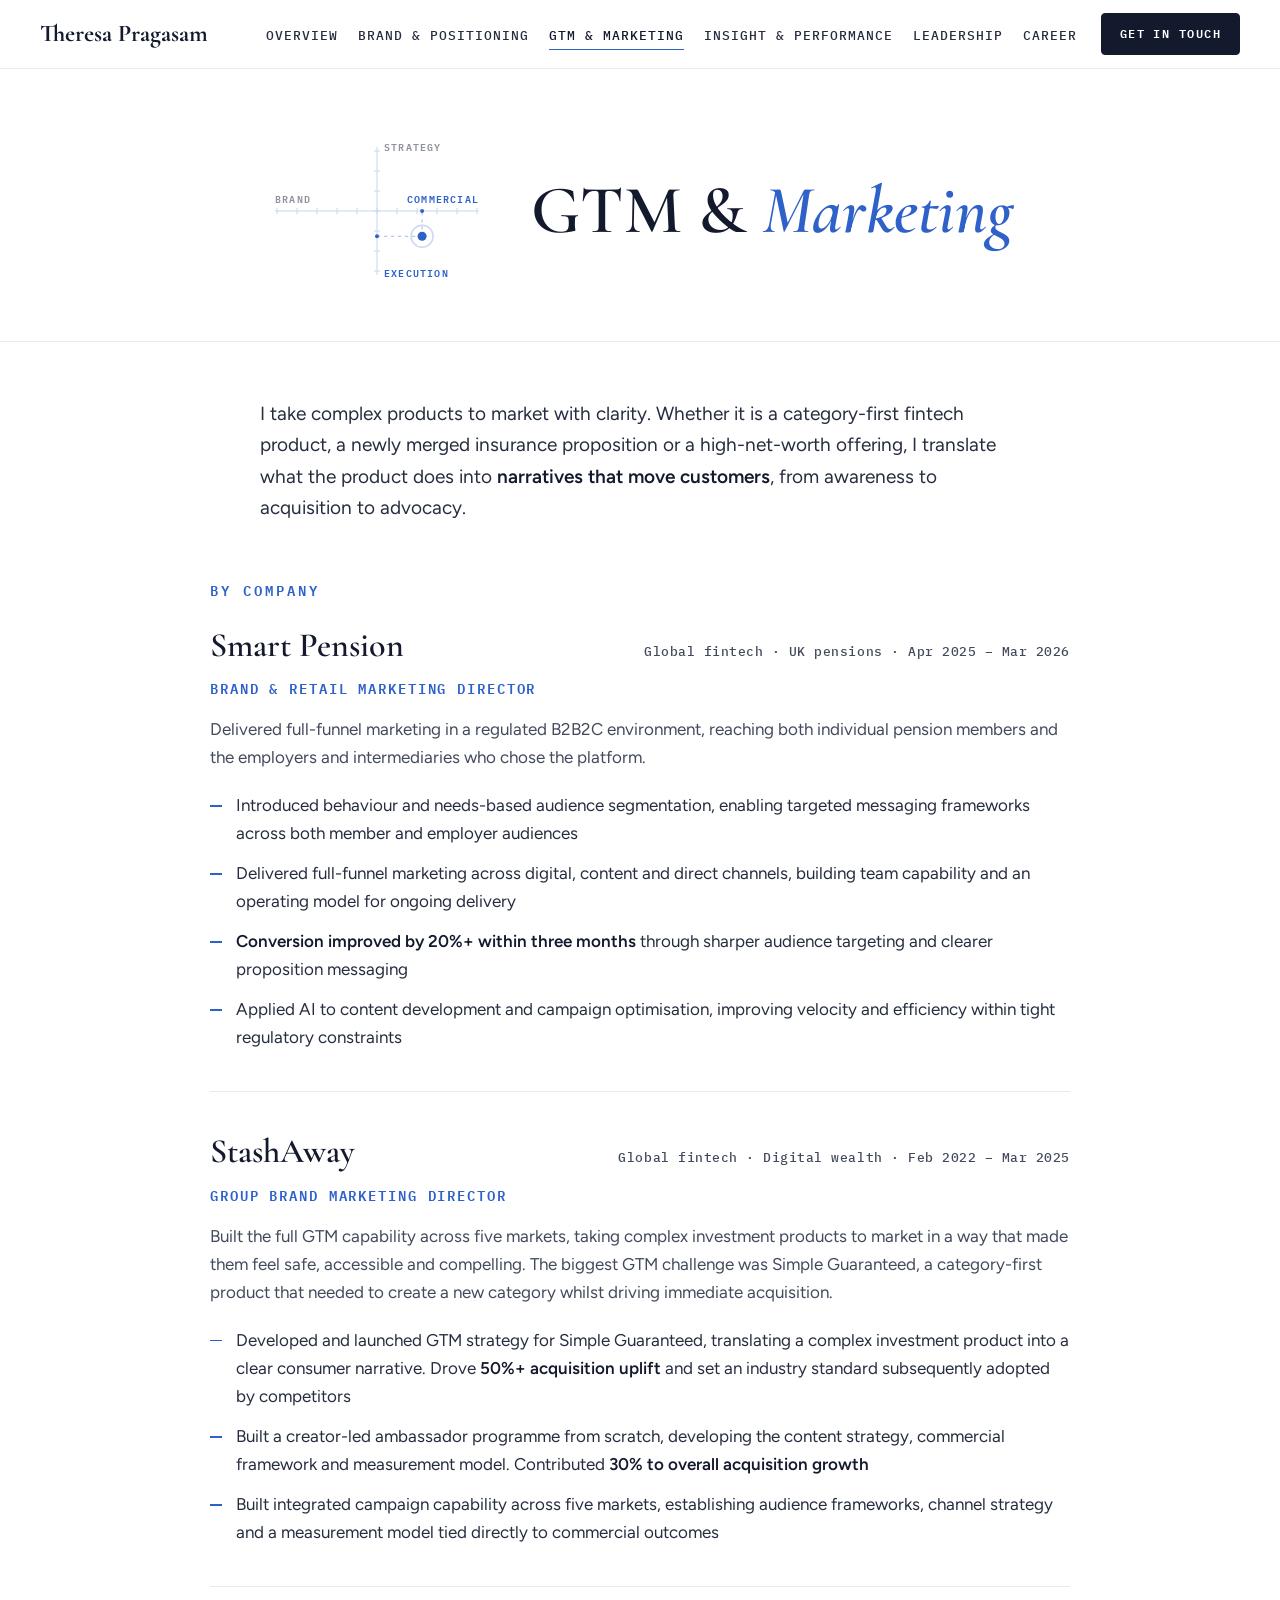
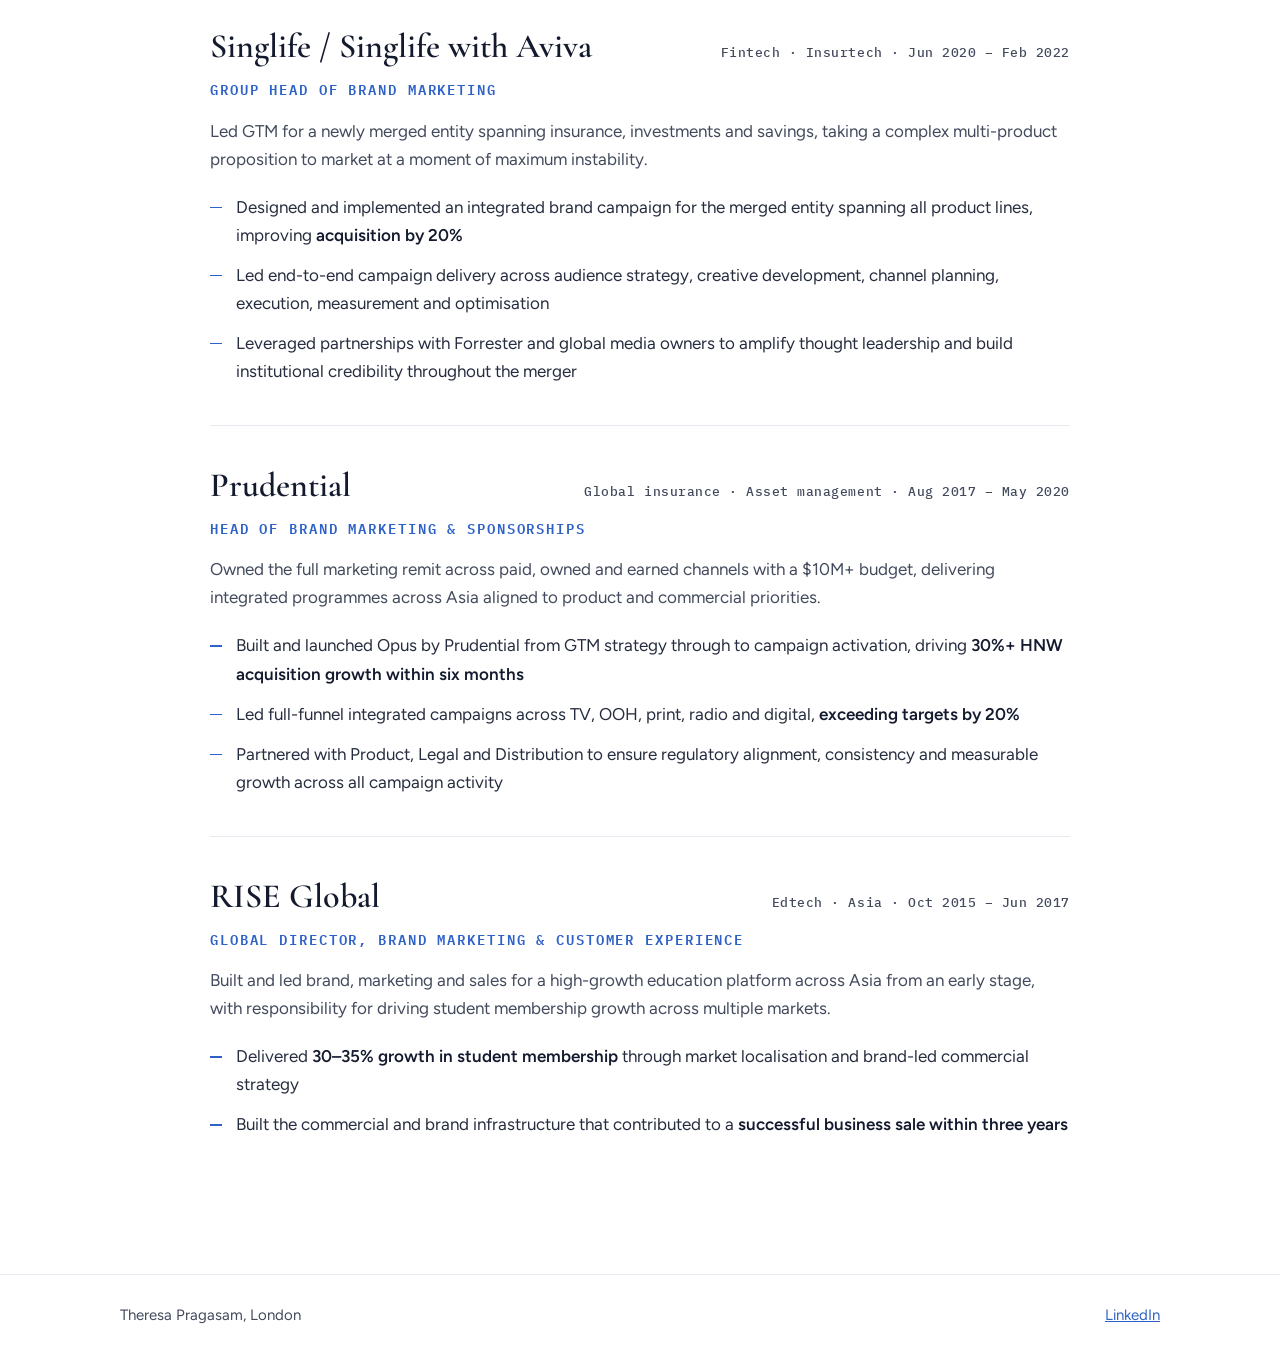
<file: gtm/index.html>
<!DOCTYPE html>
<html lang="en">
<head>
  <meta charset="UTF-8">
  <meta name="viewport" content="width=device-width, initial-scale=1, viewport-fit=cover">
  <title>GTM & Marketing | Theresa Pragasam</title>
  <meta name="description" content="Theresa Pragasam: senior brand and marketing leader in London with 15+ years across fintech, insurtech and financial services.">
  <link rel="preconnect" href="https://fonts.googleapis.com">
  <link rel="preconnect" href="https://fonts.gstatic.com" crossorigin>
  <link rel="stylesheet" href="https://fonts.googleapis.com/css2?family=Cormorant+Garamond:ital,wght@0,600;0,700;1,600;1,700&family=Figtree:wght@400;500;600&family=IBM+Plex+Mono:wght@500;600&display=swap">
  <link rel="stylesheet" href="../styles.css">
</head>
<body>
<a class="skip" href="#main">Skip to content</a>
<header class="top">
  <div class="wrap">
    <a class="brand" href="../">Theresa Pragasam</a>
    <button class="menu-btn" type="button" aria-expanded="false" aria-controls="site-nav">Menu <i aria-hidden="true"></i></button>
    <ul class="nav" id="site-nav">
        <li><a href="../">Overview</a></li>
        <li><a href="../brand/">Brand &amp; Positioning</a></li>
        <li><a href="../gtm/" aria-current="page">GTM &amp; Marketing</a></li>
        <li><a href="../insight/">Insight &amp; Performance</a></li>
        <li><a href="../leadership/">Leadership</a></li>
        <li><a href="../career/">Career</a></li>
        <li class="nav__cta"><a class="btn btn--solid" href="../contact/">Get in touch</a></li>
    </ul>
    <a class="btn btn--solid" href="../contact/">Get in touch</a>
  </div>
</header>
<main id="main">
<div class="band band--map"><div class="wrap"><svg class="pmap" data-pos="0.55,-0.55" viewBox="0 0 220 140" aria-hidden="true"></svg><h1>GTM &amp; <em>Marketing</em></h1></div></div>
<div class="wrap">
  <p class="lede">I take complex products to market with clarity. Whether it is a category-first fintech product, a newly merged insurance proposition or a high-net-worth offering, I translate what the product does into <strong>narratives that move customers</strong>, from awareness to acquisition to advocacy.</p>
  <p class="eyebrow section-label">By company</p>
  <article class="company">
    <div class="company__head"><h2>Smart Pension</h2><span class="company__meta">Global fintech · UK pensions · Apr 2025 – Mar 2026</span></div>
    <p class="company__role">Brand &amp; Retail Marketing Director</p>
    <p class="company__context">Delivered full-funnel marketing in a regulated B2B2C environment, reaching both individual pension members and the employers and intermediaries who chose the platform.</p>
    <ul>
      <li>Introduced behaviour and needs-based audience segmentation, enabling targeted messaging frameworks across both member and employer audiences</li>
      <li>Delivered full-funnel marketing across digital, content and direct channels, building team capability and an operating model for ongoing delivery</li>
      <li><strong>Conversion improved by 20%+ within three months</strong> through sharper audience targeting and clearer proposition messaging</li>
      <li>Applied AI to content development and campaign optimisation, improving velocity and efficiency within tight regulatory constraints</li>
    </ul>
  </article>
  <article class="company">
    <div class="company__head"><h2>StashAway</h2><span class="company__meta">Global fintech · Digital wealth · Feb 2022 – Mar 2025</span></div>
    <p class="company__role">Group Brand Marketing Director</p>
    <p class="company__context">Built the full GTM capability across five markets, taking complex investment products to market in a way that made them feel safe, accessible and compelling. The biggest GTM challenge was Simple Guaranteed, a category-first product that needed to create a new category whilst driving immediate acquisition.</p>
    <ul>
      <li>Developed and launched GTM strategy for Simple Guaranteed, translating a complex investment product into a clear consumer narrative. Drove <strong>50%+ acquisition uplift</strong> and set an industry standard subsequently adopted by competitors</li>
      <li>Built a creator-led ambassador programme from scratch, developing the content strategy, commercial framework and measurement model. Contributed <strong>30% to overall acquisition growth</strong></li>
      <li>Built integrated campaign capability across five markets, establishing audience frameworks, channel strategy and a measurement model tied directly to commercial outcomes</li>
    </ul>
  </article>
  <article class="company">
    <div class="company__head"><h2>Singlife / Singlife with Aviva</h2><span class="company__meta">Fintech · Insurtech · Jun 2020 – Feb 2022</span></div>
    <p class="company__role">Group Head of Brand Marketing</p>
    <p class="company__context">Led GTM for a newly merged entity spanning insurance, investments and savings, taking a complex multi-product proposition to market at a moment of maximum instability.</p>
    <ul>
      <li>Designed and implemented an integrated brand campaign for the merged entity spanning all product lines, improving <strong>acquisition by 20%</strong></li>
      <li>Led end-to-end campaign delivery across audience strategy, creative development, channel planning, execution, measurement and optimisation</li>
      <li>Leveraged partnerships with Forrester and global media owners to amplify thought leadership and build institutional credibility throughout the merger</li>
    </ul>
  </article>
  <article class="company">
    <div class="company__head"><h2>Prudential</h2><span class="company__meta">Global insurance · Asset management · Aug 2017 – May 2020</span></div>
    <p class="company__role">Head of Brand Marketing &amp; Sponsorships</p>
    <p class="company__context">Owned the full marketing remit across paid, owned and earned channels with a $10M+ budget, delivering integrated programmes across Asia aligned to product and commercial priorities.</p>
    <ul>
      <li>Built and launched Opus by Prudential from GTM strategy through to campaign activation, driving <strong>30%+ HNW acquisition growth within six months</strong></li>
      <li>Led full-funnel integrated campaigns across TV, OOH, print, radio and digital, <strong>exceeding targets by 20%</strong></li>
      <li>Partnered with Product, Legal and Distribution to ensure regulatory alignment, consistency and measurable growth across all campaign activity</li>
    </ul>
  </article>
  <article class="company">
    <div class="company__head"><h2>RISE Global</h2><span class="company__meta">Edtech · Asia · Oct 2015 – Jun 2017</span></div>
    <p class="company__role">Global Director, Brand Marketing &amp; Customer Experience</p>
    <p class="company__context">Built and led brand, marketing and sales for a high-growth education platform across Asia from an early stage, with responsibility for driving student membership growth across multiple markets.</p>
    <ul>
      <li>Delivered <strong>30–35% growth in student membership</strong> through market localisation and brand-led commercial strategy</li>
      <li>Built the commercial and brand infrastructure that contributed to a <strong>successful business sale within three years</strong></li>
    </ul>
  </article>
  <div class="page-end"></div>
</div>
</main>
<footer><div class="wrap"><span>Theresa Pragasam, London</span><a href="https://www.linkedin.com/in/theresapragasam/" target="_blank" rel="noopener">LinkedIn</a></div></footer>
<script src="../site.js"></script>
</body>
</html>
</file>
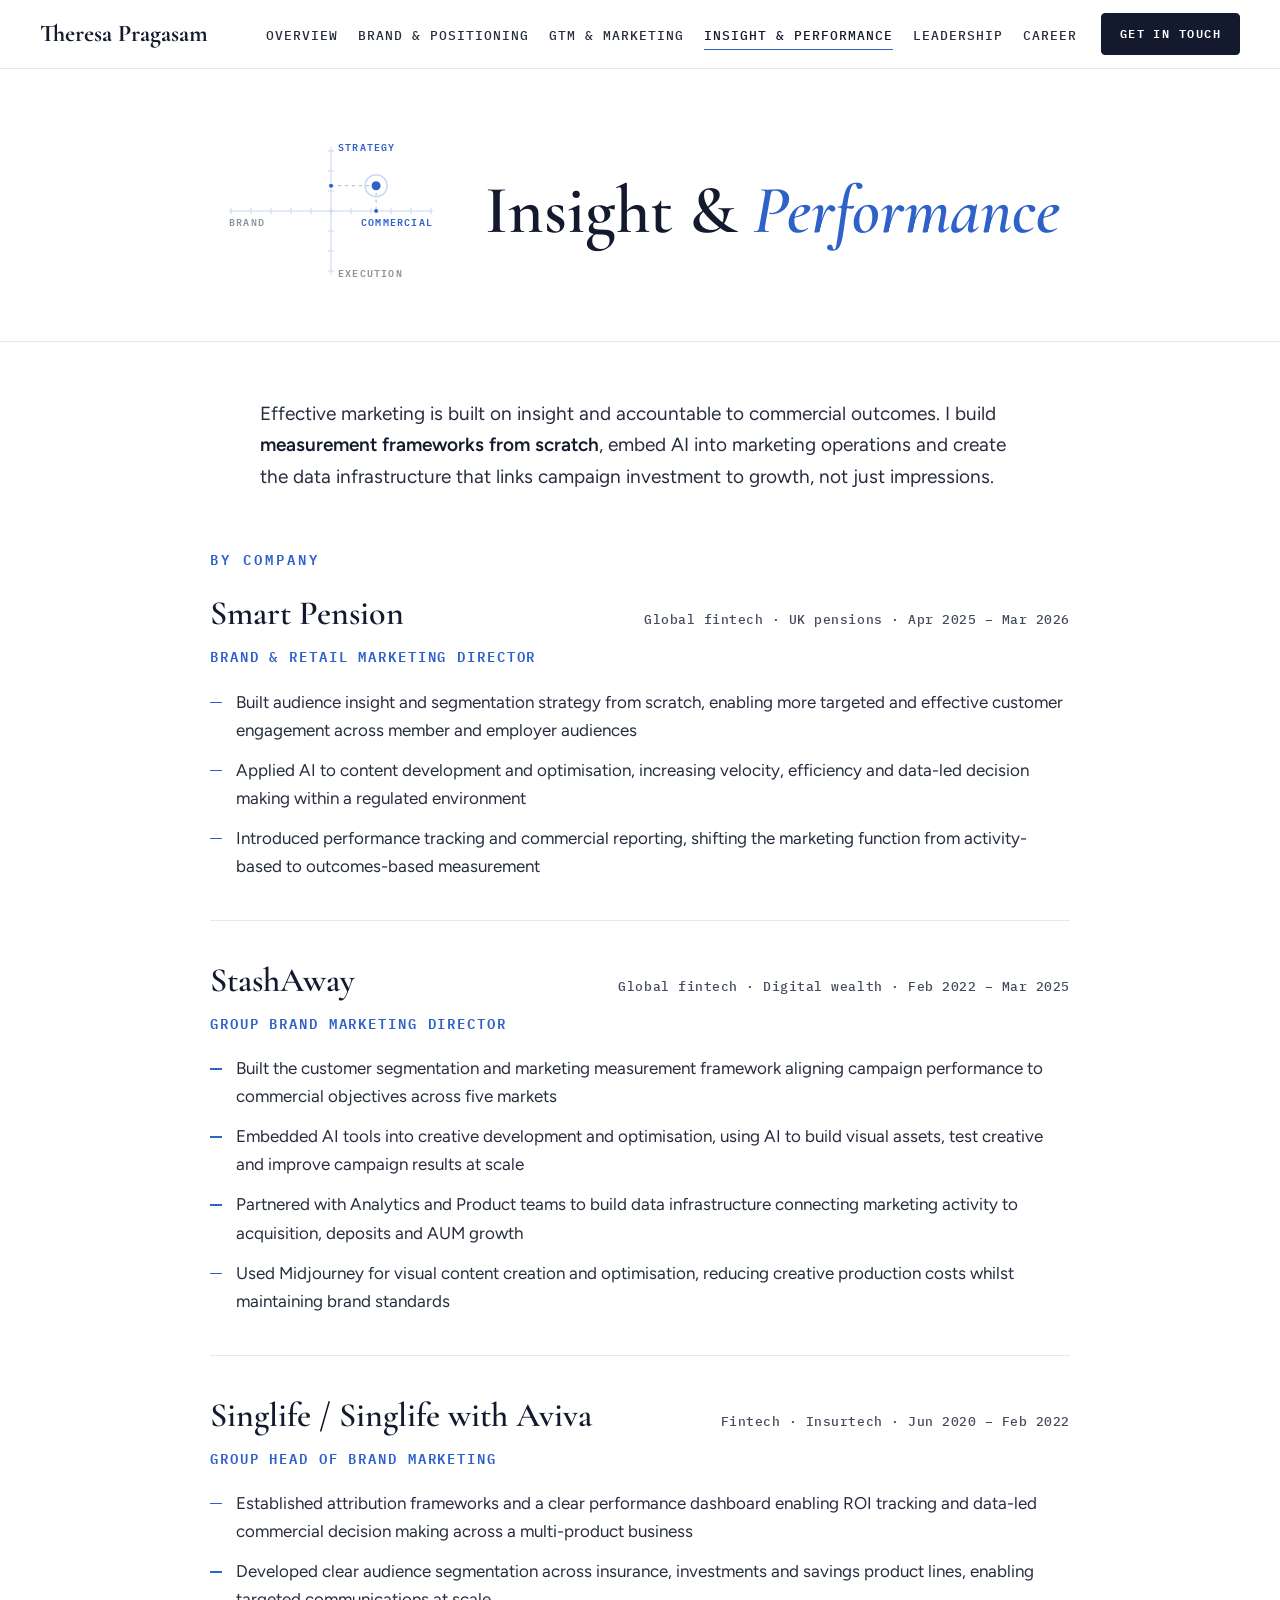
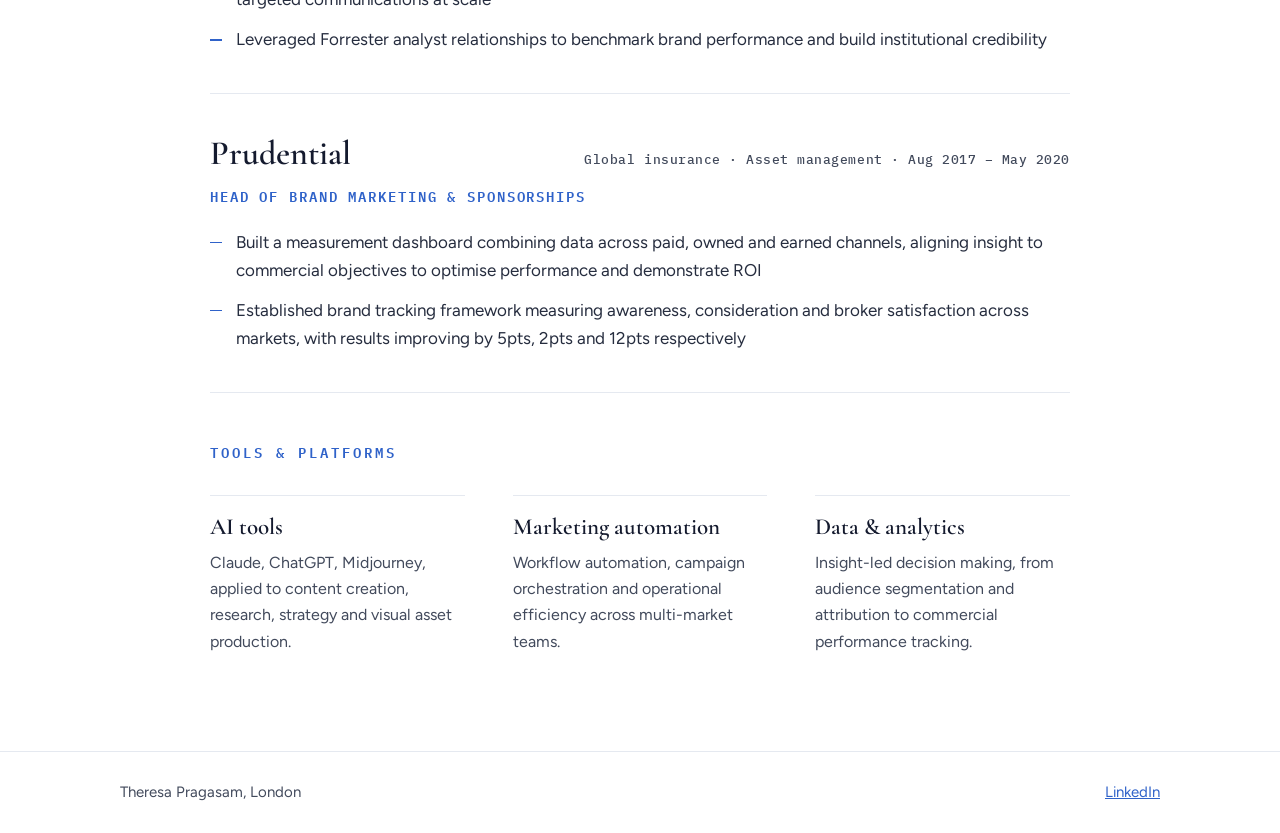
<file: insight/index.html>
<!DOCTYPE html>
<html lang="en">
<head>
  <meta charset="UTF-8">
  <meta name="viewport" content="width=device-width, initial-scale=1, viewport-fit=cover">
  <title>Insight & Performance | Theresa Pragasam</title>
  <meta name="description" content="Theresa Pragasam: senior brand and marketing leader in London with 15+ years across fintech, insurtech and financial services.">
  <link rel="preconnect" href="https://fonts.googleapis.com">
  <link rel="preconnect" href="https://fonts.gstatic.com" crossorigin>
  <link rel="stylesheet" href="https://fonts.googleapis.com/css2?family=Cormorant+Garamond:ital,wght@0,600;0,700;1,600;1,700&family=Figtree:wght@400;500;600&family=IBM+Plex+Mono:wght@500;600&display=swap">
  <link rel="stylesheet" href="../styles.css">
</head>
<body>
<a class="skip" href="#main">Skip to content</a>
<header class="top">
  <div class="wrap">
    <a class="brand" href="../">Theresa Pragasam</a>
    <button class="menu-btn" type="button" aria-expanded="false" aria-controls="site-nav">Menu <i aria-hidden="true"></i></button>
    <ul class="nav" id="site-nav">
        <li><a href="../">Overview</a></li>
        <li><a href="../brand/">Brand &amp; Positioning</a></li>
        <li><a href="../gtm/">GTM &amp; Marketing</a></li>
        <li><a href="../insight/" aria-current="page">Insight &amp; Performance</a></li>
        <li><a href="../leadership/">Leadership</a></li>
        <li><a href="../career/">Career</a></li>
        <li class="nav__cta"><a class="btn btn--solid" href="../contact/">Get in touch</a></li>
    </ul>
    <a class="btn btn--solid" href="../contact/">Get in touch</a>
  </div>
</header>
<main id="main">
<div class="band band--map"><div class="wrap"><svg class="pmap" data-pos="0.55,0.55" viewBox="0 0 220 140" aria-hidden="true"></svg><h1>Insight &amp; <em>Performance</em></h1></div></div>
<div class="wrap">
  <p class="lede">Effective marketing is built on insight and accountable to commercial outcomes. I build <strong>measurement frameworks from scratch</strong>, embed AI into marketing operations and create the data infrastructure that links campaign investment to growth, not just impressions.</p>
  <p class="eyebrow section-label">By company</p>
  <article class="company">
    <div class="company__head"><h2>Smart Pension</h2><span class="company__meta">Global fintech · UK pensions · Apr 2025 – Mar 2026</span></div>
    <p class="company__role">Brand &amp; Retail Marketing Director</p>
    
    <ul>
      <li>Built audience insight and segmentation strategy from scratch, enabling more targeted and effective customer engagement across member and employer audiences</li>
      <li>Applied AI to content development and optimisation, increasing velocity, efficiency and data-led decision making within a regulated environment</li>
      <li>Introduced performance tracking and commercial reporting, shifting the marketing function from activity-based to outcomes-based measurement</li>
    </ul>
  </article>
  <article class="company">
    <div class="company__head"><h2>StashAway</h2><span class="company__meta">Global fintech · Digital wealth · Feb 2022 – Mar 2025</span></div>
    <p class="company__role">Group Brand Marketing Director</p>
    
    <ul>
      <li>Built the customer segmentation and marketing measurement framework aligning campaign performance to commercial objectives across five markets</li>
      <li>Embedded AI tools into creative development and optimisation, using AI to build visual assets, test creative and improve campaign results at scale</li>
      <li>Partnered with Analytics and Product teams to build data infrastructure connecting marketing activity to acquisition, deposits and AUM growth</li>
      <li>Used Midjourney for visual content creation and optimisation, reducing creative production costs whilst maintaining brand standards</li>
    </ul>
  </article>
  <article class="company">
    <div class="company__head"><h2>Singlife / Singlife with Aviva</h2><span class="company__meta">Fintech · Insurtech · Jun 2020 – Feb 2022</span></div>
    <p class="company__role">Group Head of Brand Marketing</p>
    
    <ul>
      <li>Established attribution frameworks and a clear performance dashboard enabling ROI tracking and data-led commercial decision making across a multi-product business</li>
      <li>Developed clear audience segmentation across insurance, investments and savings product lines, enabling targeted communications at scale</li>
      <li>Leveraged Forrester analyst relationships to benchmark brand performance and build institutional credibility</li>
    </ul>
  </article>
  <article class="company">
    <div class="company__head"><h2>Prudential</h2><span class="company__meta">Global insurance · Asset management · Aug 2017 – May 2020</span></div>
    <p class="company__role">Head of Brand Marketing &amp; Sponsorships</p>
    
    <ul>
      <li>Built a measurement dashboard combining data across paid, owned and earned channels, aligning insight to commercial objectives to optimise performance and demonstrate ROI</li>
      <li>Established brand tracking framework measuring awareness, consideration and broker satisfaction across markets, with results improving by 5pts, 2pts and 12pts respectively</li>
    </ul>
  </article>
  <div class="tools"><p class="eyebrow">Tools &amp; platforms</p><div class="grid3"><div><h3>AI tools</h3><p>Claude, ChatGPT, Midjourney, applied to content creation, research, strategy and visual asset production.</p></div>
<div><h3>Marketing automation</h3><p>Workflow automation, campaign orchestration and operational efficiency across multi-market teams.</p></div>
<div><h3>Data &amp; analytics</h3><p>Insight-led decision making, from audience segmentation and attribution to commercial performance tracking.</p></div></div></div>
</div>
</main>
<footer><div class="wrap"><span>Theresa Pragasam, London</span><a href="https://www.linkedin.com/in/theresapragasam/" target="_blank" rel="noopener">LinkedIn</a></div></footer>
<script src="../site.js"></script>
</body>
</html>
</file>
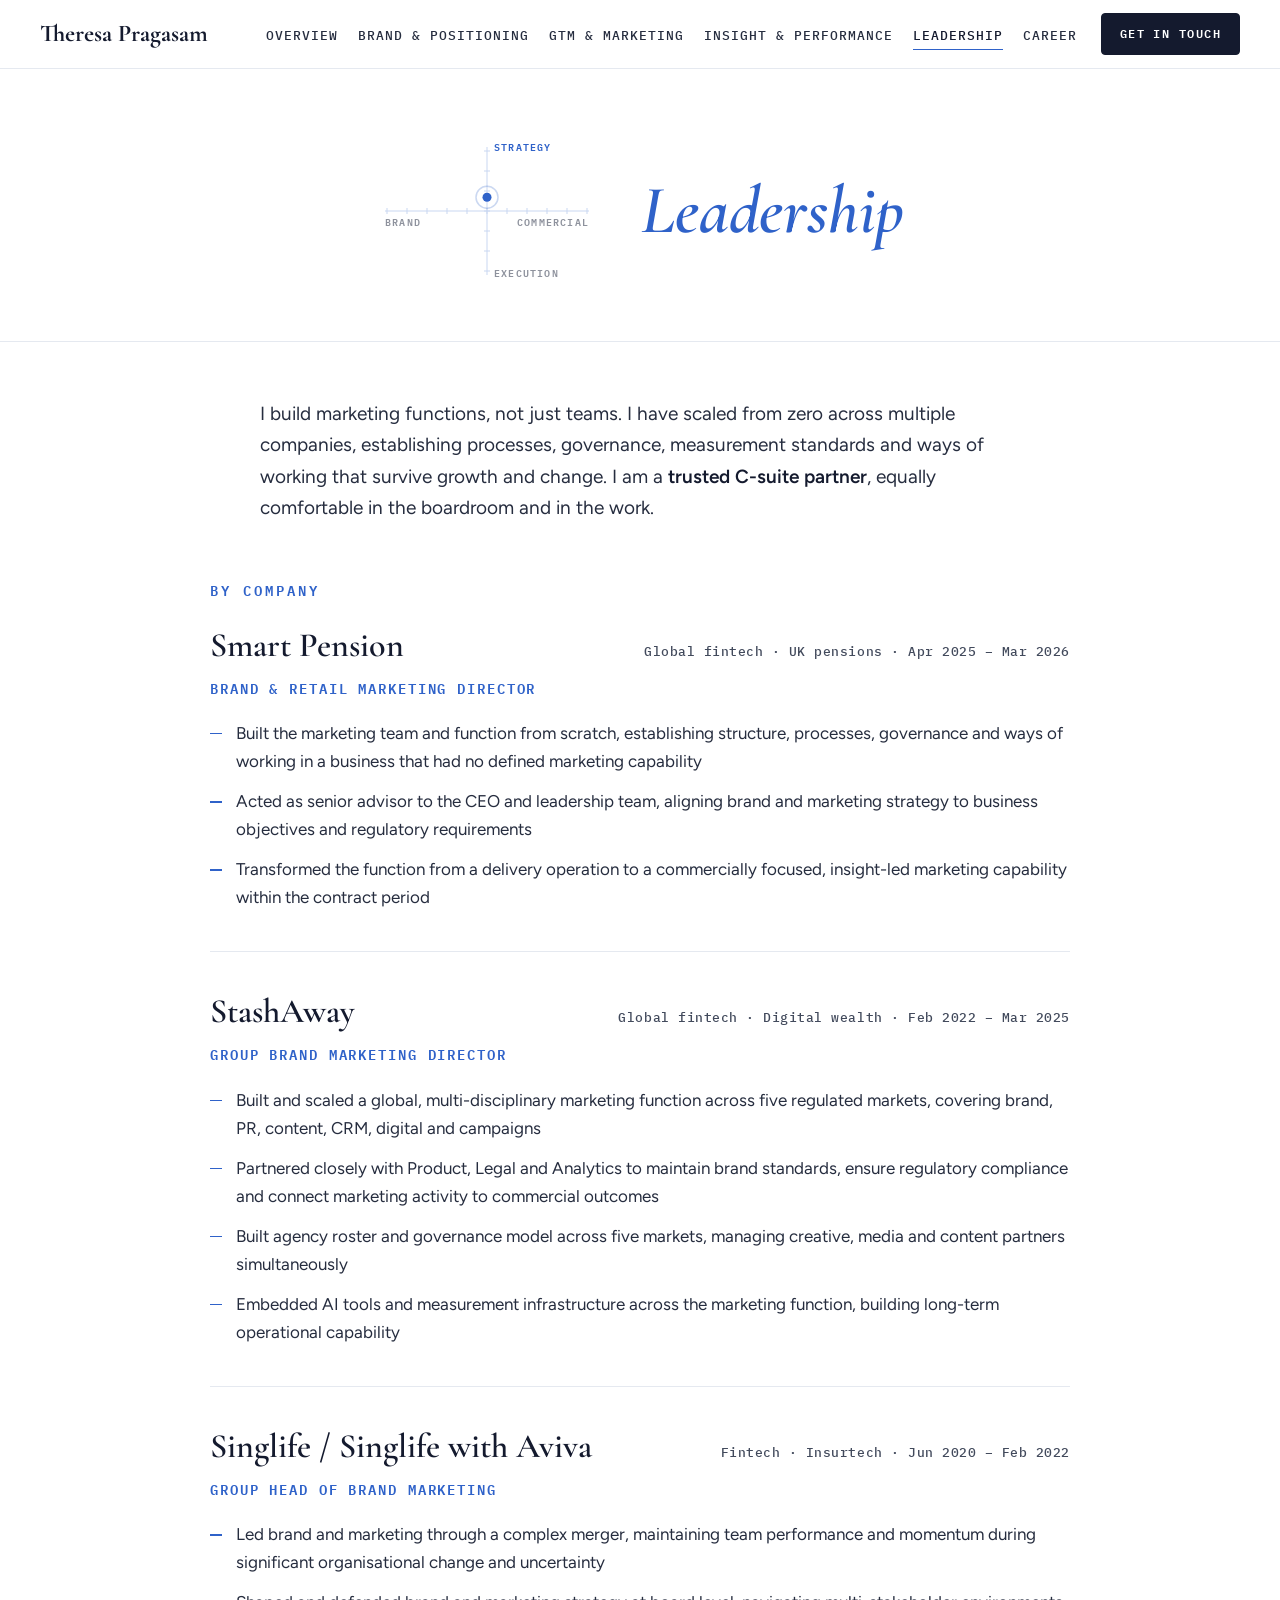
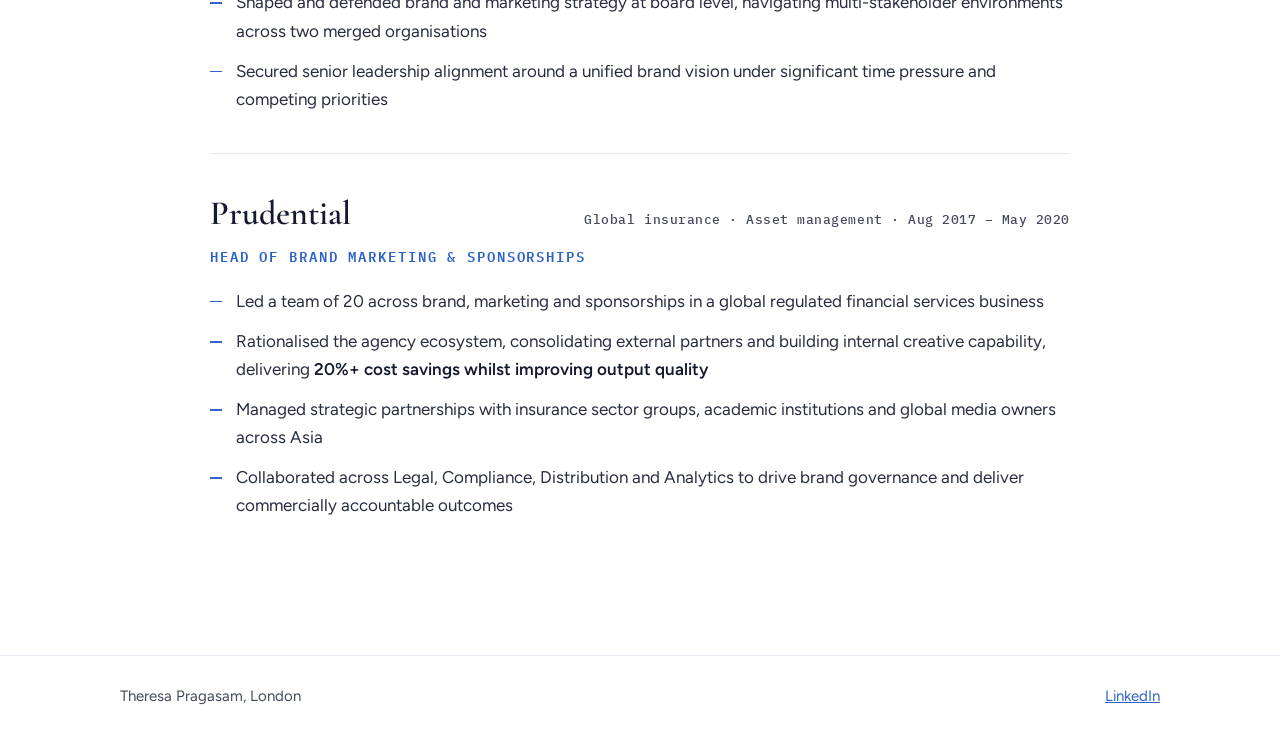
<file: leadership/index.html>
<!DOCTYPE html>
<html lang="en">
<head>
  <meta charset="UTF-8">
  <meta name="viewport" content="width=device-width, initial-scale=1, viewport-fit=cover">
  <title>Leadership | Theresa Pragasam</title>
  <meta name="description" content="Theresa Pragasam: senior brand and marketing leader in London with 15+ years across fintech, insurtech and financial services.">
  <link rel="preconnect" href="https://fonts.googleapis.com">
  <link rel="preconnect" href="https://fonts.gstatic.com" crossorigin>
  <link rel="stylesheet" href="https://fonts.googleapis.com/css2?family=Cormorant+Garamond:ital,wght@0,600;0,700;1,600;1,700&family=Figtree:wght@400;500;600&family=IBM+Plex+Mono:wght@500;600&display=swap">
  <link rel="stylesheet" href="../styles.css">
</head>
<body>
<a class="skip" href="#main">Skip to content</a>
<header class="top">
  <div class="wrap">
    <a class="brand" href="../">Theresa Pragasam</a>
    <button class="menu-btn" type="button" aria-expanded="false" aria-controls="site-nav">Menu <i aria-hidden="true"></i></button>
    <ul class="nav" id="site-nav">
        <li><a href="../">Overview</a></li>
        <li><a href="../brand/">Brand &amp; Positioning</a></li>
        <li><a href="../gtm/">GTM &amp; Marketing</a></li>
        <li><a href="../insight/">Insight &amp; Performance</a></li>
        <li><a href="../leadership/" aria-current="page">Leadership</a></li>
        <li><a href="../career/">Career</a></li>
        <li class="nav__cta"><a class="btn btn--solid" href="../contact/">Get in touch</a></li>
    </ul>
    <a class="btn btn--solid" href="../contact/">Get in touch</a>
  </div>
</header>
<main id="main">
<div class="band band--map"><div class="wrap"><svg class="pmap" data-pos="0,0.3" viewBox="0 0 220 140" aria-hidden="true"></svg><h1><em>Leadership</em></h1></div></div>
<div class="wrap">
  <p class="lede">I build marketing functions, not just teams. I have scaled from zero across multiple companies, establishing processes, governance, measurement standards and ways of working that survive growth and change. I am a <strong>trusted C-suite partner</strong>, equally comfortable in the boardroom and in the work.</p>
  <p class="eyebrow section-label">By company</p>
  <article class="company">
    <div class="company__head"><h2>Smart Pension</h2><span class="company__meta">Global fintech · UK pensions · Apr 2025 – Mar 2026</span></div>
    <p class="company__role">Brand &amp; Retail Marketing Director</p>
    
    <ul>
      <li>Built the marketing team and function from scratch, establishing structure, processes, governance and ways of working in a business that had no defined marketing capability</li>
      <li>Acted as senior advisor to the CEO and leadership team, aligning brand and marketing strategy to business objectives and regulatory requirements</li>
      <li>Transformed the function from a delivery operation to a commercially focused, insight-led marketing capability within the contract period</li>
    </ul>
  </article>
  <article class="company">
    <div class="company__head"><h2>StashAway</h2><span class="company__meta">Global fintech · Digital wealth · Feb 2022 – Mar 2025</span></div>
    <p class="company__role">Group Brand Marketing Director</p>
    
    <ul>
      <li>Built and scaled a global, multi-disciplinary marketing function across five regulated markets, covering brand, PR, content, CRM, digital and campaigns</li>
      <li>Partnered closely with Product, Legal and Analytics to maintain brand standards, ensure regulatory compliance and connect marketing activity to commercial outcomes</li>
      <li>Built agency roster and governance model across five markets, managing creative, media and content partners simultaneously</li>
      <li>Embedded AI tools and measurement infrastructure across the marketing function, building long-term operational capability</li>
    </ul>
  </article>
  <article class="company">
    <div class="company__head"><h2>Singlife / Singlife with Aviva</h2><span class="company__meta">Fintech · Insurtech · Jun 2020 – Feb 2022</span></div>
    <p class="company__role">Group Head of Brand Marketing</p>
    
    <ul>
      <li>Led brand and marketing through a complex merger, maintaining team performance and momentum during significant organisational change and uncertainty</li>
      <li>Shaped and defended brand and marketing strategy at board level, navigating multi-stakeholder environments across two merged organisations</li>
      <li>Secured senior leadership alignment around a unified brand vision under significant time pressure and competing priorities</li>
    </ul>
  </article>
  <article class="company">
    <div class="company__head"><h2>Prudential</h2><span class="company__meta">Global insurance · Asset management · Aug 2017 – May 2020</span></div>
    <p class="company__role">Head of Brand Marketing &amp; Sponsorships</p>
    
    <ul>
      <li>Led a team of 20 across brand, marketing and sponsorships in a global regulated financial services business</li>
      <li>Rationalised the agency ecosystem, consolidating external partners and building internal creative capability, delivering <strong>20%+ cost savings whilst improving output quality</strong></li>
      <li>Managed strategic partnerships with insurance sector groups, academic institutions and global media owners across Asia</li>
      <li>Collaborated across Legal, Compliance, Distribution and Analytics to drive brand governance and deliver commercially accountable outcomes</li>
    </ul>
  </article>
  <div class="page-end"></div>
</div>
</main>
<footer><div class="wrap"><span>Theresa Pragasam, London</span><a href="https://www.linkedin.com/in/theresapragasam/" target="_blank" rel="noopener">LinkedIn</a></div></footer>
<script src="../site.js"></script>
</body>
</html>
</file>
<file: styles.css>
/* Theresa Pragasam career site
   Layout: white page, centred serif hero over an interactive positioning map;
   inner pages carry a small fixed map beside the title. */
:root {
  --paper: #FFFFFF;
  --ink: #141A2E;
  --text: #262D3F;
  --muted: #424A5C;
  --blue: #2F62C9;
  --blue-pale: #C9D7F1;
  --rule: #E5E9F0;
  --panel: #F5F7FA;
  --field: #C9D0DC;
  --red: #C0392B;
  --serif: "Cormorant Garamond", Georgia, "Times New Roman", serif;
  --sans: "Figtree", "Segoe UI", Helvetica, Arial, sans-serif;
  --mono: "IBM Plex Mono", ui-monospace, Menlo, Consolas, monospace;
  --max: 1080px;
  color-scheme: light;
}
* { box-sizing: border-box; }
[hidden] { display: none !important; }
html { -webkit-text-size-adjust: 100%; }
body { margin: 0; background: var(--paper); color: var(--text); font-family: var(--sans); font-size: 17px; line-height: 1.65; -webkit-font-smoothing: antialiased; }
a { color: var(--blue); }
:focus-visible { outline: 2px solid var(--blue); outline-offset: 3px; }
.wrap { max-width: var(--max); margin: 0 auto; padding-left: max(20px, env(safe-area-inset-left, 0px)); padding-right: max(20px, env(safe-area-inset-right, 0px)); }
.skip { position: absolute; left: -9999px; }
.skip:focus { left: 16px; top: 12px; z-index: 20; background: var(--paper); padding: 8px 12px; }

/* Header */
.top { position: sticky; top: 0; z-index: 10; background: rgba(255,255,255,0.94); backdrop-filter: blur(8px); -webkit-backdrop-filter: blur(8px); border-bottom: 1px solid var(--rule); }
.top .wrap { max-width: 1240px; display: flex; align-items: center; gap: 24px; min-height: 68px; }
.brand { font-family: var(--serif); font-weight: 700; font-size: 24px; color: var(--ink); text-decoration: none; white-space: nowrap; }
.nav { display: flex; gap: 20px; margin: 0 0 0 auto; list-style: none; padding: 0; }
.nav a { font-family: var(--mono); font-weight: 500; font-size: 12.5px; letter-spacing: 0.08em; text-transform: uppercase; color: var(--text); text-decoration: none; padding: 6px 0; border-bottom: 1.5px solid transparent; white-space: nowrap; }
.nav a:hover, .nav a[aria-current="page"] { color: var(--ink); border-bottom-color: var(--blue); }
.menu-btn { display: none; margin-left: auto; font-family: var(--mono); font-weight: 600; font-size: 12.5px; letter-spacing: 0.12em; text-transform: uppercase; color: var(--ink); background: var(--paper); border: 1.5px solid var(--field); border-radius: 4px; padding: 9px 14px; cursor: pointer; align-items: center; gap: 10px; }
.menu-btn i { position: relative; display: block; width: 16px; height: 1.5px; background: var(--ink); transition: background .2s; }
.menu-btn i::before, .menu-btn i::after { content: ""; position: absolute; left: 0; width: 16px; height: 1.5px; background: var(--ink); transition: transform .2s; }
.menu-btn i::before { top: -5px; } .menu-btn i::after { top: 5px; }
.menu-btn[aria-expanded="true"] i { background: transparent; }
.menu-btn[aria-expanded="true"] i::before { transform: translateY(5px) rotate(45deg); }
.menu-btn[aria-expanded="true"] i::after { transform: translateY(-5px) rotate(-45deg); }
.btn { display: inline-block; font-family: var(--mono); font-weight: 600; font-size: 13px; letter-spacing: 0.12em; text-transform: uppercase; text-decoration: none; padding: 14px 26px; border-radius: 4px; border: 1.5px solid var(--ink); cursor: pointer; transition: background .2s, color .2s, border-color .2s; }
.btn--solid { background: var(--ink); color: #fff; }
.btn--solid:hover { background: var(--blue); border-color: var(--blue); }
.btn--line { background: var(--paper); color: var(--ink); border-color: var(--field); }
.btn--line:hover { border-color: var(--ink); }
.top .btn { padding: 10px 18px; font-size: 12px; white-space: nowrap; }
@media (max-width: 1239px) {
  .menu-btn { display: inline-flex; }
  .top .btn { display: none; }
  .nav { display: none; position: absolute; left: 0; right: 0; top: 100%; margin: 0; flex-direction: column; gap: 0; background: var(--paper); border-bottom: 1px solid var(--rule); box-shadow: 0 12px 24px rgba(20,26,46,0.08); padding: 8px max(20px, env(safe-area-inset-right, 0px)) 20px max(20px, env(safe-area-inset-left, 0px)); }
  .nav.open { display: flex; }
  .nav li { border-bottom: 1px solid var(--rule); }
  .nav a { display: block; padding: 15px 0; font-size: 14px; border-bottom: 0; }
  .nav a[aria-current="page"] { color: var(--blue); }
  .nav .nav__cta { border-bottom: 0; padding-top: 18px; }
  .nav .nav__cta a { display: inline-block; padding: 13px 22px; color: #fff; }
}
@media (min-width: 1240px) { .nav .nav__cta { display: none; } }

/* Shared type */
.eyebrow { font-family: var(--mono); font-weight: 600; font-size: 13.5px; letter-spacing: 0.22em; text-transform: uppercase; color: var(--blue); margin: 0; }
.eyebrow--dot::before { content: ""; display: inline-block; width: 7px; height: 7px; border-radius: 50%; background: var(--red); margin-right: 10px; vertical-align: 2px; }
h1, h2, h3 { font-family: var(--serif); color: var(--ink); font-weight: 600; text-wrap: balance; margin: 0; }
h1 em, h2 em { color: var(--blue); font-style: italic; }
strong { color: var(--ink); font-weight: 600; }

/* Home hero */
.hero { position: relative; overflow: hidden; border-bottom: 1px solid var(--rule); }
.hero > canvas { position: absolute; inset: 0; width: 100%; height: 100%; display: block; }
.hero .wrap { position: relative; text-align: center; padding-block: 96px 88px; display: grid; justify-items: center; gap: 26px; pointer-events: none; }
.hero .wrap > * { pointer-events: auto; }
.hero h1 { font-size: clamp(46px, 8vw, 92px); line-height: 1.02; letter-spacing: -0.01em; }
.hero__line { font-family: var(--serif); font-weight: 600; font-size: clamp(26px, 3.4vw, 38px); color: var(--ink); margin: 0; line-height: 1.2; }
.hero__line em { color: var(--blue); }
.meta { list-style: none; padding: 0; margin: 0; display: flex; flex-wrap: wrap; justify-content: center; gap: 6px 0; font-size: 16px; color: var(--text); }
.meta li { padding: 0 14px; border-left: 1px solid #CDD4E0; }
.meta li:first-child { border-left: 0; }
@media (max-width: 640px) {
  .hero .wrap { padding-block: 64px 48px; gap: 22px; }
  .meta li:last-child { flex-basis: 100%; border-left: 0; }
}
.actions { display: flex; gap: 14px; flex-wrap: wrap; justify-content: center; margin-top: 8px; }

/* Small interactive map for narrow screens */
.minimap { display: none; position: relative; width: min(100%, 320px); height: 220px; margin-top: 8px; touch-action: none; }
.minimap canvas { position: absolute; inset: 0; width: 100%; height: 100%; }
@media (max-width: 759px) { .minimap { display: block; } }

/* Hand-drawn underline (home page only) */
.mark { position: relative; white-space: nowrap; }
.mark svg { position: absolute; left: -1%; width: 102%; bottom: -0.12em; height: 0.3em; overflow: visible; pointer-events: none; }
.mark path { fill: none; stroke: var(--blue); stroke-width: 2.4; stroke-linecap: round; stroke-dasharray: 1; stroke-dashoffset: 1; animation: draw 1.1s 0.4s cubic-bezier(.6,.1,.3,1) forwards; }
@keyframes draw { to { stroke-dashoffset: 0; } }
@media (prefers-reduced-motion: reduce) { .mark path { animation: none; stroke-dashoffset: 0; } }

/* Figures */
.figures { display: grid; grid-template-columns: repeat(5, 1fr); gap: 32px; padding-block: 64px; border-bottom: 1px solid var(--rule); }
.fig b { display: block; font-family: var(--serif); font-weight: 600; font-size: 56px; line-height: 1; color: var(--ink); font-variant-numeric: lining-nums; }
.fig b span { color: var(--blue); }
.fig p { margin: 10px 0 0; font-size: 16px; line-height: 1.5; color: var(--muted); }
@media (max-width: 860px) {
  .figures { grid-template-columns: repeat(2, 1fr); gap: 36px 24px; padding-block: 48px; }
  .fig:last-child { grid-column: 1 / -1; }
  .fig b { font-size: 48px; }
  .fig p { font-size: 15px; }
}

.lede { max-width: 760px; margin: 56px auto; font-size: 19px; color: var(--text); }
.quote { font-family: var(--serif); font-weight: 600; font-style: italic; font-size: clamp(26px, 3vw, 34px); line-height: 1.3; color: var(--ink); max-width: 860px; margin: 0 auto; padding-block: 72px; text-align: center; border-top: 1px solid var(--rule); }
.quote::after { content: ""; display: block; width: 72px; height: 2px; background: var(--blue); margin: 36px auto 0; }
.block { padding-block: 24px 96px; display: grid; gap: 36px; }
.grid3 { display: grid; grid-template-columns: repeat(3, 1fr); gap: 40px 48px; }
.grid3 > div { border-top: 1px solid var(--rule); padding-top: 18px; }
.grid3 h3 { font-size: 25px; line-height: 1.2; margin-bottom: 8px; }
.grid3 p { margin: 0; font-size: 16px; color: var(--muted); }
@media (max-width: 860px) { .grid3 { grid-template-columns: 1fr 1fr; } .lede { margin: 40px auto; font-size: 18px; } }
@media (max-width: 560px) { .grid3 { grid-template-columns: 1fr; gap: 28px; } .block { padding-block: 16px 64px; } }

/* Inner pages */
.band { border-bottom: 1px solid var(--rule); }
.band .wrap { padding-block: 72px 60px; display: flex; align-items: center; justify-content: center; gap: 44px; text-align: center; }
.band h1 { font-size: clamp(40px, 6vw, 68px); line-height: 1.05; }
.band--map .wrap { text-align: left; }
.pmap { width: 220px; height: 140px; flex: none; overflow: visible; }
.pmap .ax { fill: none; stroke: var(--blue-pale); stroke-width: 1; }
.pmap .guide { fill: none; stroke: var(--blue); stroke-opacity: 0.45; stroke-dasharray: 3 4; }
.pmap .dot { fill: var(--blue); }
.pmap .ring { fill: none; stroke: var(--blue); stroke-opacity: 0.25; stroke-width: 1.5; }
.pmap text { font-family: var(--mono); font-weight: 600; font-size: 9.5px; letter-spacing: 1.2px; fill: var(--muted); fill-opacity: 0.6; }
.pmap text.lit { fill: var(--blue); fill-opacity: 1; }
@media (max-width: 760px) { .band .wrap { padding-block: 48px 40px; } .band--map .wrap { text-align: center; } .pmap { display: none; } }

.section-label { max-width: 860px; margin: 0 auto; }
.company { max-width: 860px; margin: 0 auto; padding-block: 40px; border-top: 1px solid var(--rule); display: grid; gap: 12px; }
.section-label + .company { border-top: 0; padding-top: 24px; }
.company__head { display: flex; flex-wrap: wrap; align-items: baseline; justify-content: space-between; gap: 6px 24px; }
.company h2 { font-size: 34px; line-height: 1.15; }
.company__meta { font-family: var(--mono); font-weight: 500; font-size: 13px; letter-spacing: 0.04em; color: var(--muted); }
.company__role { font-family: var(--mono); font-weight: 600; font-size: 13.5px; letter-spacing: 0.14em; text-transform: uppercase; color: var(--blue); margin: 0; }
.company__context { margin: 4px 0 0; color: var(--muted); }
.company ul { margin: 8px 0 0; padding: 0; list-style: none; display: grid; gap: 12px; }
.company li { position: relative; padding-left: 26px; }
.company li::before { content: ""; position: absolute; left: 0; top: 0.82em; width: 12px; height: 1.5px; background: var(--blue); }
.page-end { padding-bottom: 96px; }
.tools { max-width: 860px; margin: 0 auto; padding-block: 48px 96px; display: grid; gap: 32px; border-top: 1px solid var(--rule); }
.tools .grid3 h3 { font-size: 23px; }

/* Career */
.role { max-width: 860px; margin: 0 auto; padding-block: 48px; border-top: 1px solid var(--rule); display: grid; gap: 14px; }
.role:first-child { border-top: 0; }
.role__head { display: flex; flex-wrap: wrap; justify-content: space-between; align-items: baseline; gap: 6px 24px; }
.role__narrative { margin: 0; }
.earlier { max-width: 860px; margin: 0 auto; padding-block: 48px 24px; border-top: 1px solid var(--rule); display: grid; gap: 20px; }
.earlier dl { margin: 0; display: grid; grid-template-columns: minmax(180px, 240px) 1fr; }
.earlier dt, .earlier dd { margin: 0; padding: 12px 0; border-bottom: 1px solid var(--rule); }
.earlier dt { font-weight: 600; color: var(--ink); }
.earlier dd { color: var(--muted); }
@media (max-width: 560px) { .earlier dl { grid-template-columns: 1fr; } .earlier dt { border-bottom: 0; padding-bottom: 0; } .earlier dd { padding-top: 2px; } }
.geo { max-width: 860px; margin: 32px auto 96px; background: var(--panel); border-radius: 6px; padding: 22px 26px; display: grid; gap: 8px; }
.geo p { margin: 0; color: var(--text); }

/* Contact */
.contact { display: grid; grid-template-columns: 1fr 1.3fr; gap: 64px; padding-block: 72px 110px; }
.contact h2 { font-size: clamp(32px, 4vw, 44px); line-height: 1.12; margin-bottom: 16px; }
.contact aside p { margin: 0 0 16px; }
form { display: grid; gap: 22px; }
.field { display: grid; gap: 8px; }
label { font-family: var(--mono); font-weight: 600; font-size: 13px; letter-spacing: 0.12em; text-transform: uppercase; color: var(--ink); }
label span { text-transform: none; letter-spacing: 0; color: var(--muted); font-family: var(--sans); font-weight: 400; font-size: 14px; }
input, textarea, select { font: inherit; font-size: 17px; color: var(--ink); background: var(--paper); border: 1px solid var(--field); border-radius: 4px; padding: 12px 14px; width: 100%; }
input:focus, textarea:focus, select:focus { outline: 2px solid var(--blue); outline-offset: 0; border-color: var(--blue); }
textarea { min-height: 150px; resize: vertical; }
.form-note { border-radius: 6px; padding: 16px 18px; margin: 0; }
.form-note--ok { background: var(--panel); color: var(--ink); }
.form-note--err { background: #FCECEA; color: #8C2B23; }
.hp { position: absolute; left: -9999px; }
@media (max-width: 860px) { .contact { grid-template-columns: 1fr; gap: 32px; padding-block: 48px 80px; } }

footer { border-top: 1px solid var(--rule); }
footer .wrap { display: flex; flex-wrap: wrap; justify-content: space-between; gap: 12px; padding-block: 28px calc(28px + env(safe-area-inset-bottom, 0px)); font-size: 15px; color: var(--muted); }
</file>
